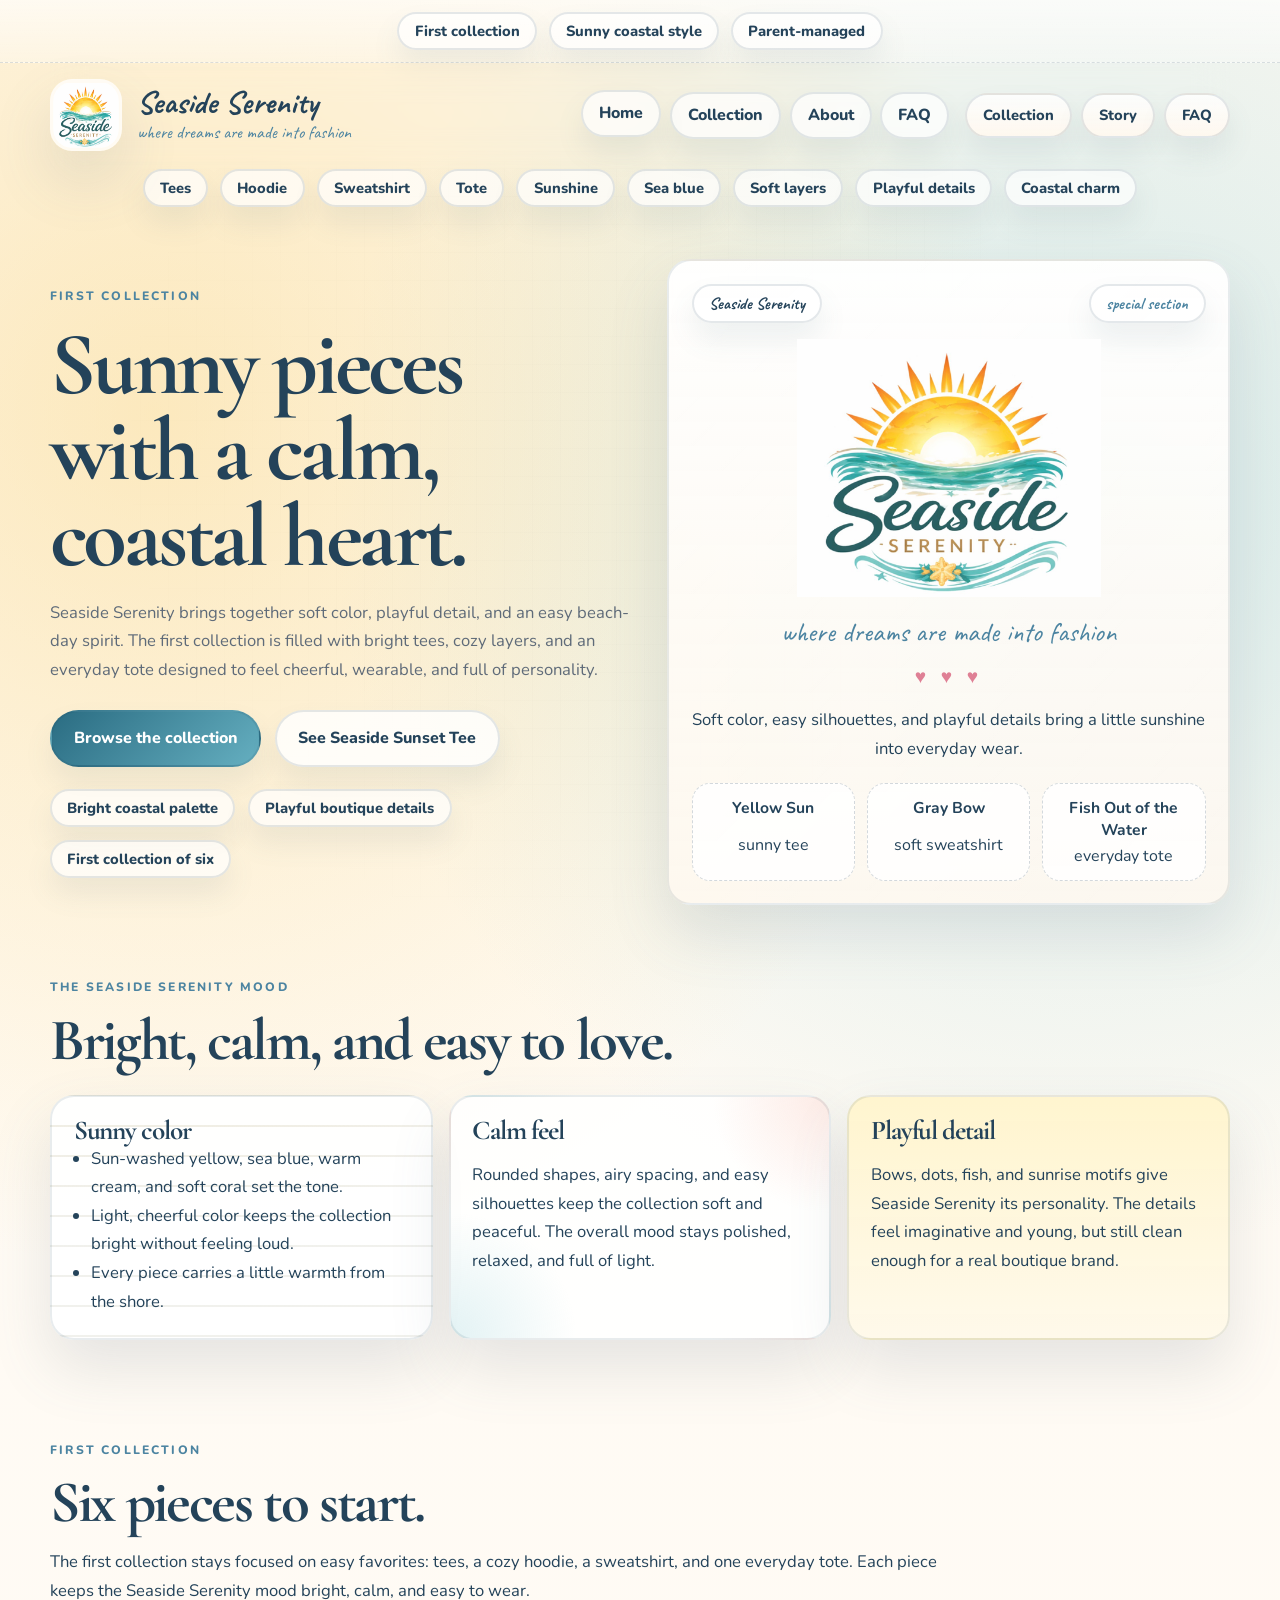
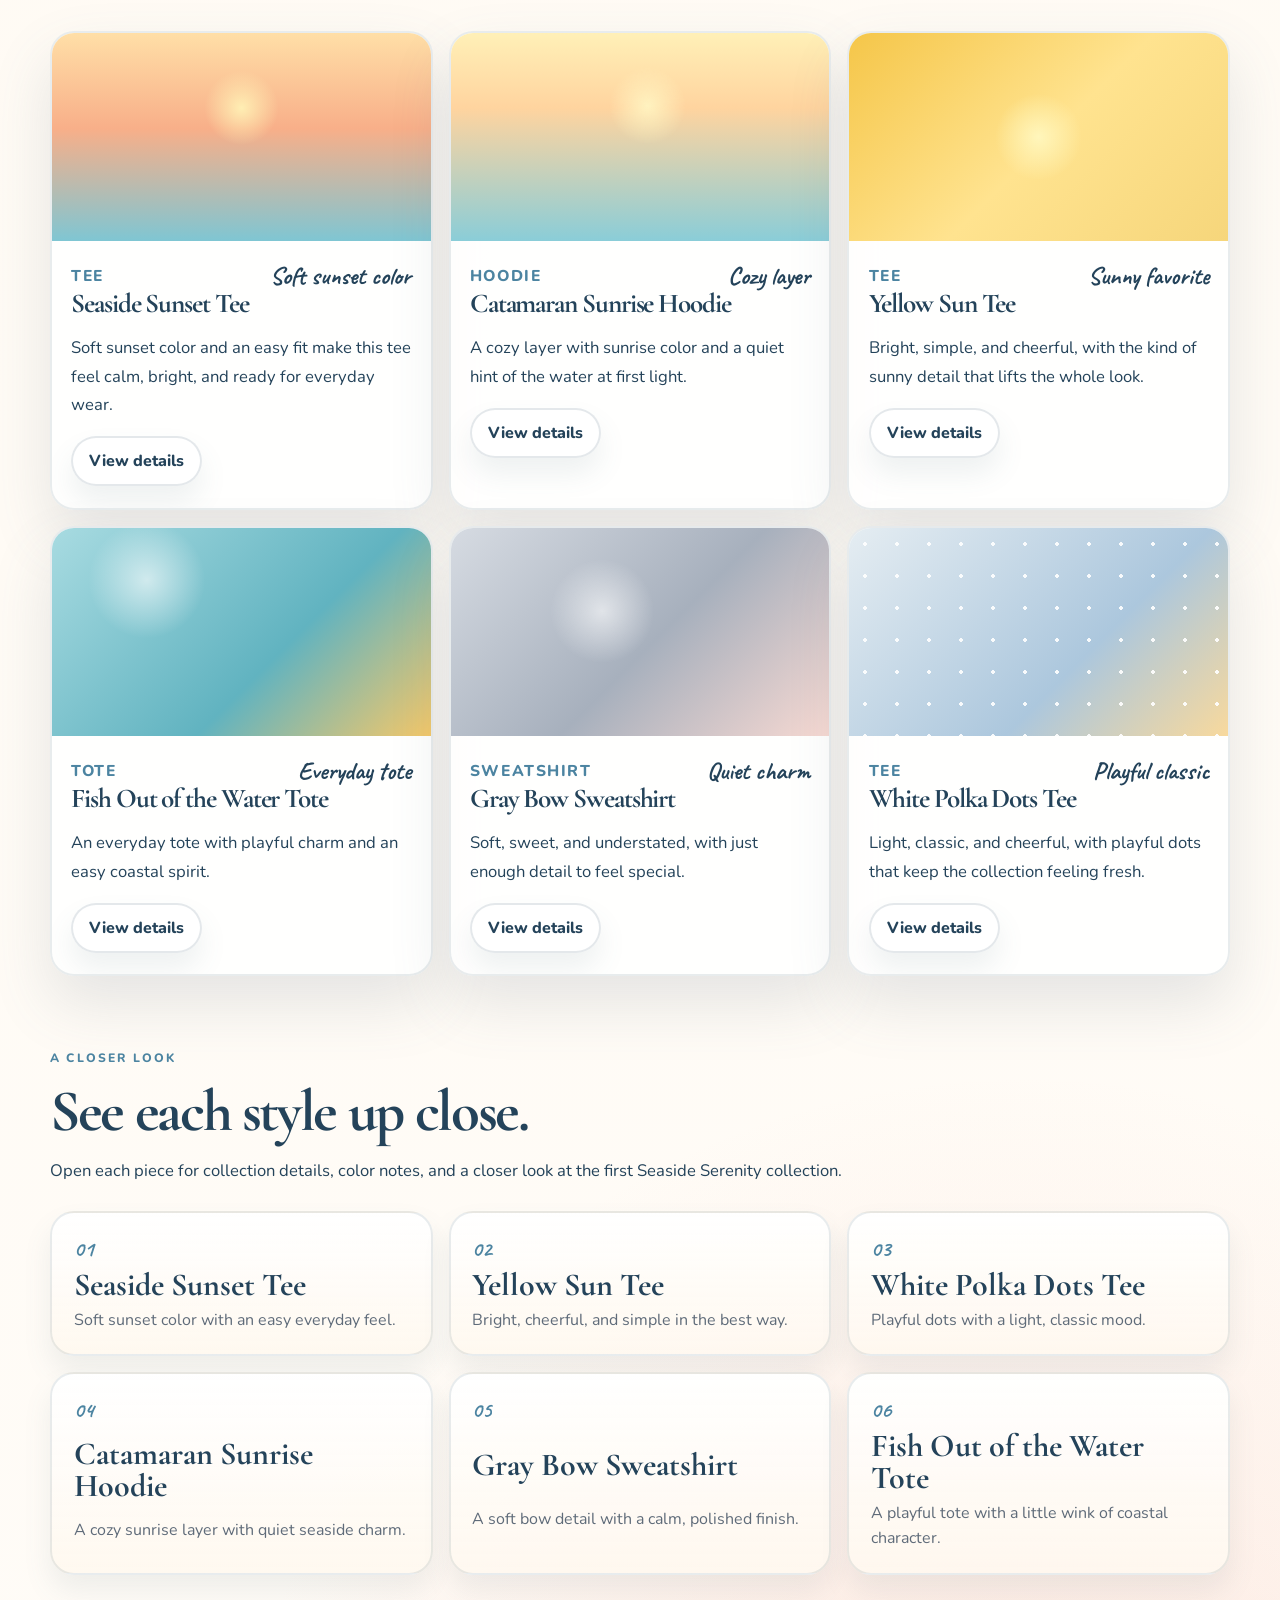
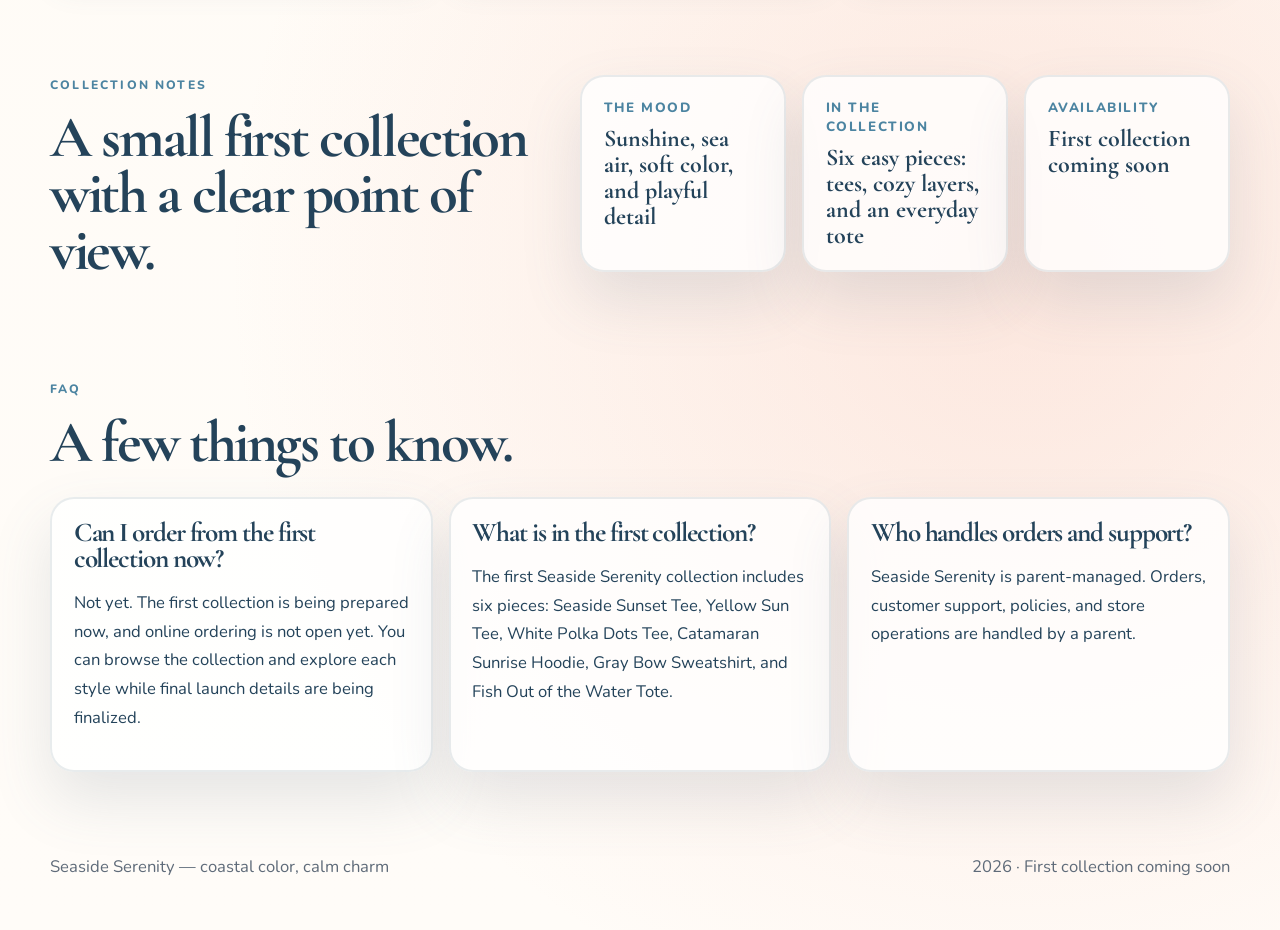
<file: index.html>
<!DOCTYPE html>
<html lang="en">
  <head>
    <meta charset="UTF-8" />
    <meta name="viewport" content="width=device-width, initial-scale=1.0" />
    <link rel="icon" type="image/png" href="assets/logo-provided.png" />
    <title>Seaside Serenity</title>
    <meta
      name="description"
      content="Seaside Serenity is a sunny coastal boutique brand with a calm first collection of bright tees, cozy layers, and an everyday tote."
    />
    <link rel="preconnect" href="https://fonts.googleapis.com" />
    <link rel="preconnect" href="https://fonts.gstatic.com" crossorigin />
    <link
      href="https://fonts.googleapis.com/css2?family=Caveat:wght@500;700&family=Cormorant+Garamond:wght@400;500;600;700&family=Nunito:wght@500;700;800&display=swap"
      rel="stylesheet"
    />
    <link rel="stylesheet" href="styles.css" />
  </head>
  <body>
    <div class="site-shell">
      <div class="announcement-bar">
        <div class="container announcement-inner">
          <span>First collection</span>
          <span>Sunny coastal style</span>
          <span>Parent-managed</span>
        </div>
      </div>

      <header class="topbar container">
        <a class="brand" href="index.html" aria-label="Seaside Serenity home">
          <img src="assets/logo-provided.png" alt="Seaside Serenity logo" />
          <span>
            <strong>Seaside Serenity</strong>
            <em>where dreams are made into fashion</em>
          </span>
        </a>

        <button class="nav-toggle" aria-expanded="false" aria-controls="site-nav">Menu</button>

        <div class="header-actions">
          <nav id="site-nav" class="site-nav" aria-label="Primary">
            <a href="index.html" aria-current="page">Home</a>
            <a href="collection.html">Collection</a>
            <a href="about.html">About</a>
            <a href="#faq">FAQ</a>
          </nav>
          <div class="utility-actions" aria-label="Quick links">
            <a class="utility-pill" href="collection.html">Collection</a>
            <a class="utility-pill" href="about.html">Story</a>
            <a class="utility-pill" href="#faq">FAQ</a>
          </div>
        </div>
      </header>

      <div class="category-ribbon">
        <div class="container ribbon-track" aria-label="Collection categories">
          <span>Tees</span>
          <span>Hoodie</span>
          <span>Sweatshirt</span>
          <span>Tote</span>
          <span>Sunshine</span>
          <span>Sea blue</span>
          <span>Soft layers</span>
          <span>Playful details</span>
          <span>Coastal charm</span>
        </div>
      </div>

      <main>
        <section class="hero container section">
          <div class="hero-copy reveal">
            <p class="eyebrow">First collection</p>
            <h1>Sunny pieces with a calm, coastal heart.</h1>
            <p class="lede">
              Seaside Serenity brings together soft color, playful detail, and an easy beach-day spirit.
              The first collection is filled with bright tees, cozy layers, and an everyday tote designed to feel cheerful, wearable, and full of personality.
            </p>
            <div class="hero-actions">
              <a class="button button-primary" href="collection.html">Browse the collection</a>
              <a class="button button-secondary" href="product.html?product=seaside-sunset-tee">See Seaside Sunset Tee</a>
            </div>
            <div class="hero-notes" aria-label="Brand details">
              <span>Bright coastal palette</span>
              <span>Playful boutique details</span>
              <span>First collection of six</span>
            </div>
          </div>

          <div class="hero-window reveal delay-1">
            <div class="window-card card-shadow">
              <div class="window-topline">
                <span class="window-chip">Seaside Serenity</span>
                <span class="window-chip alt">special section</span>
              </div>

              <div class="window-logo">
                <img src="assets/logo-provided.png" alt="Seaside Serenity sunrise logo" />
              </div>

              <div class="window-copy">
                <p class="scribble">where dreams are made into fashion</p>
                <div class="heart-divider" aria-hidden="true">♥ ♥ ♥</div>
                <p>
                  Soft color, easy silhouettes, and playful details bring a little sunshine into everyday wear.
                </p>
              </div>

              <div class="mini-cards">
                <article>
                  <strong>Yellow Sun</strong>
                  <span>sunny tee</span>
                </article>
                <article>
                  <strong>Gray Bow</strong>
                  <span>soft sweatshirt</span>
                </article>
                <article>
                  <strong>Fish Out of the Water</strong>
                  <span>everyday tote</span>
                </article>
              </div>
            </div>
          </div>
        </section>

        <section class="section container sketch-board reveal">
          <div class="section-heading">
            <p class="eyebrow">The Seaside Serenity mood</p>
            <h2>Bright, calm, and easy to love.</h2>
          </div>

          <div class="board-grid">
            <article class="board-card lined-card">
              <h3>Sunny color</h3>
              <ul class="detail-list">
                <li>Sun-washed yellow, sea blue, warm cream, and soft coral set the tone.</li>
                <li>Light, cheerful color keeps the collection bright without feeling loud.</li>
                <li>Every piece carries a little warmth from the shore.</li>
              </ul>
            </article>

            <article class="board-card wash-card">
              <h3>Calm feel</h3>
              <p>
                Rounded shapes, airy spacing, and easy silhouettes keep the collection soft and peaceful.
                The overall mood stays polished, relaxed, and full of light.
              </p>
            </article>

            <article class="board-card note-card">
              <h3>Playful detail</h3>
              <p>
                Bows, dots, fish, and sunrise motifs give Seaside Serenity its personality.
                The details feel imaginative and young, but still clean enough for a real boutique brand.
              </p>
            </article>
          </div>
        </section>

        <section class="section container product-showcase">
          <div class="section-heading reveal">
            <p class="eyebrow">First collection</p>
            <h2>Six pieces to start.</h2>
            <p>
              The first collection stays focused on easy favorites: tees, a cozy hoodie, a sweatshirt, and one everyday tote.
              Each piece keeps the Seaside Serenity mood bright, calm, and easy to wear.
            </p>
          </div>

          <div class="product-grid">
            <article class="product-card reveal">
              <div class="product-art sunset-art"></div>
              <div class="product-body">
                <div class="product-topline"><span>Tee</span><strong>Soft sunset color</strong></div>
                <h3>Seaside Sunset Tee</h3>
                <p>Soft sunset color and an easy fit make this tee feel calm, bright, and ready for everyday wear.</p>
                <div class="product-actions">
                  <a class="button button-secondary button-small" href="product.html?product=seaside-sunset-tee">View details</a>
                </div>
              </div>
            </article>

            <article class="product-card reveal delay-1">
              <div class="product-art sunrise-art"></div>
              <div class="product-body">
                <div class="product-topline"><span>Hoodie</span><strong>Cozy layer</strong></div>
                <h3>Catamaran Sunrise Hoodie</h3>
                <p>A cozy layer with sunrise color and a quiet hint of the water at first light.</p>
                <div class="product-actions">
                  <a class="button button-secondary button-small" href="product.html?product=catamaran-sunrise-hoodie">View details</a>
                </div>
              </div>
            </article>

            <article class="product-card reveal delay-2">
              <div class="product-art yellow-art"></div>
              <div class="product-body">
                <div class="product-topline"><span>Tee</span><strong>Sunny favorite</strong></div>
                <h3>Yellow Sun Tee</h3>
                <p>Bright, simple, and cheerful, with the kind of sunny detail that lifts the whole look.</p>
                <div class="product-actions">
                  <a class="button button-secondary button-small" href="product.html?product=yellow-sun-tee">View details</a>
                </div>
              </div>
            </article>

            <article class="product-card reveal">
              <div class="product-art fish-art"></div>
              <div class="product-body">
                <div class="product-topline"><span>Tote</span><strong>Everyday tote</strong></div>
                <h3>Fish Out of the Water Tote</h3>
                <p>An everyday tote with playful charm and an easy coastal spirit.</p>
                <div class="product-actions">
                  <a class="button button-secondary button-small" href="product.html?product=fish-out-of-the-water-tote">View details</a>
                </div>
              </div>
            </article>

            <article class="product-card reveal delay-1">
              <div class="product-art bow-art"></div>
              <div class="product-body">
                <div class="product-topline"><span>Sweatshirt</span><strong>Quiet charm</strong></div>
                <h3>Gray Bow Sweatshirt</h3>
                <p>Soft, sweet, and understated, with just enough detail to feel special.</p>
                <div class="product-actions">
                  <a class="button button-secondary button-small" href="product.html?product=gray-bow-sweatshirt">View details</a>
                </div>
              </div>
            </article>

            <article class="product-card reveal delay-2">
              <div class="product-art dot-art"></div>
              <div class="product-body">
                <div class="product-topline"><span>Tee</span><strong>Playful classic</strong></div>
                <h3>White Polka Dots Tee</h3>
                <p>Light, classic, and cheerful, with playful dots that keep the collection feeling fresh.</p>
                <div class="product-actions">
                  <a class="button button-secondary button-small" href="product.html?product=white-polka-dots-tee">View details</a>
                </div>
              </div>
            </article>
          </div>
        </section>

        <section class="section container review-runway reveal">
          <div class="section-heading">
            <p class="eyebrow">A closer look</p>
            <h2>See each style up close.</h2>
            <p>
              Open each piece for collection details, color notes, and a closer look at the first Seaside Serenity collection.
            </p>
          </div>
          <div class="runway-grid">
            <a class="runway-link" href="product.html?product=seaside-sunset-tee">
              <span>01</span>
              <strong>Seaside Sunset Tee</strong>
              <em>Soft sunset color with an easy everyday feel.</em>
            </a>
            <a class="runway-link" href="product.html?product=yellow-sun-tee">
              <span>02</span>
              <strong>Yellow Sun Tee</strong>
              <em>Bright, cheerful, and simple in the best way.</em>
            </a>
            <a class="runway-link" href="product.html?product=white-polka-dots-tee">
              <span>03</span>
              <strong>White Polka Dots Tee</strong>
              <em>Playful dots with a light, classic mood.</em>
            </a>
            <a class="runway-link" href="product.html?product=catamaran-sunrise-hoodie">
              <span>04</span>
              <strong>Catamaran Sunrise Hoodie</strong>
              <em>A cozy sunrise layer with quiet seaside charm.</em>
            </a>
            <a class="runway-link" href="product.html?product=gray-bow-sweatshirt">
              <span>05</span>
              <strong>Gray Bow Sweatshirt</strong>
              <em>A soft bow detail with a calm, polished finish.</em>
            </a>
            <a class="runway-link" href="product.html?product=fish-out-of-the-water-tote">
              <span>06</span>
              <strong>Fish Out of the Water Tote</strong>
              <em>A playful tote with a little wink of coastal character.</em>
            </a>
          </div>
        </section>

        <section class="section container promise-strip reveal">
          <div class="promise-intro">
            <p class="eyebrow">Collection notes</p>
            <h2>A small first collection with a clear point of view.</h2>
          </div>
          <div class="promise-panels">
            <div class="strip-panel">
              <span>The mood</span>
              <strong>Sunshine, sea air, soft color, and playful detail</strong>
            </div>
            <div class="strip-panel">
              <span>In the collection</span>
              <strong>Six easy pieces: tees, cozy layers, and an everyday tote</strong>
            </div>
            <div class="strip-panel">
              <span>Availability</span>
              <strong>First collection coming soon</strong>
            </div>
          </div>
        </section>

        <section class="section container faq-shell" id="faq">
          <div class="section-heading reveal">
            <p class="eyebrow">FAQ</p>
            <h2>A few things to know.</h2>
          </div>
          <div class="faq-grid">
            <article class="faq-card reveal">
              <h3>Can I order from the first collection now?</h3>
              <p>
                Not yet. The first collection is being prepared now, and online ordering is not open yet.
                You can browse the collection and explore each style while final launch details are being finalized.
              </p>
            </article>
            <article class="faq-card reveal delay-1">
              <h3>What is in the first collection?</h3>
              <p>
                The first Seaside Serenity collection includes six pieces:
                Seaside Sunset Tee, Yellow Sun Tee, White Polka Dots Tee, Catamaran Sunrise Hoodie, Gray Bow Sweatshirt, and Fish Out of the Water Tote.
              </p>
            </article>
            <article class="faq-card reveal delay-2">
              <h3>Who handles orders and support?</h3>
              <p>
                Seaside Serenity is parent-managed.
                Orders, customer support, policies, and store operations are handled by a parent.
              </p>
            </article>
          </div>
        </section>
      </main>

      <footer class="footer container">
        <p>Seaside Serenity — coastal color, calm charm</p>
        <p><span id="year"></span> · First collection coming soon</p>
      </footer>
    </div>
    <script src="script.js"></script>
  </body>
</html>
</file>
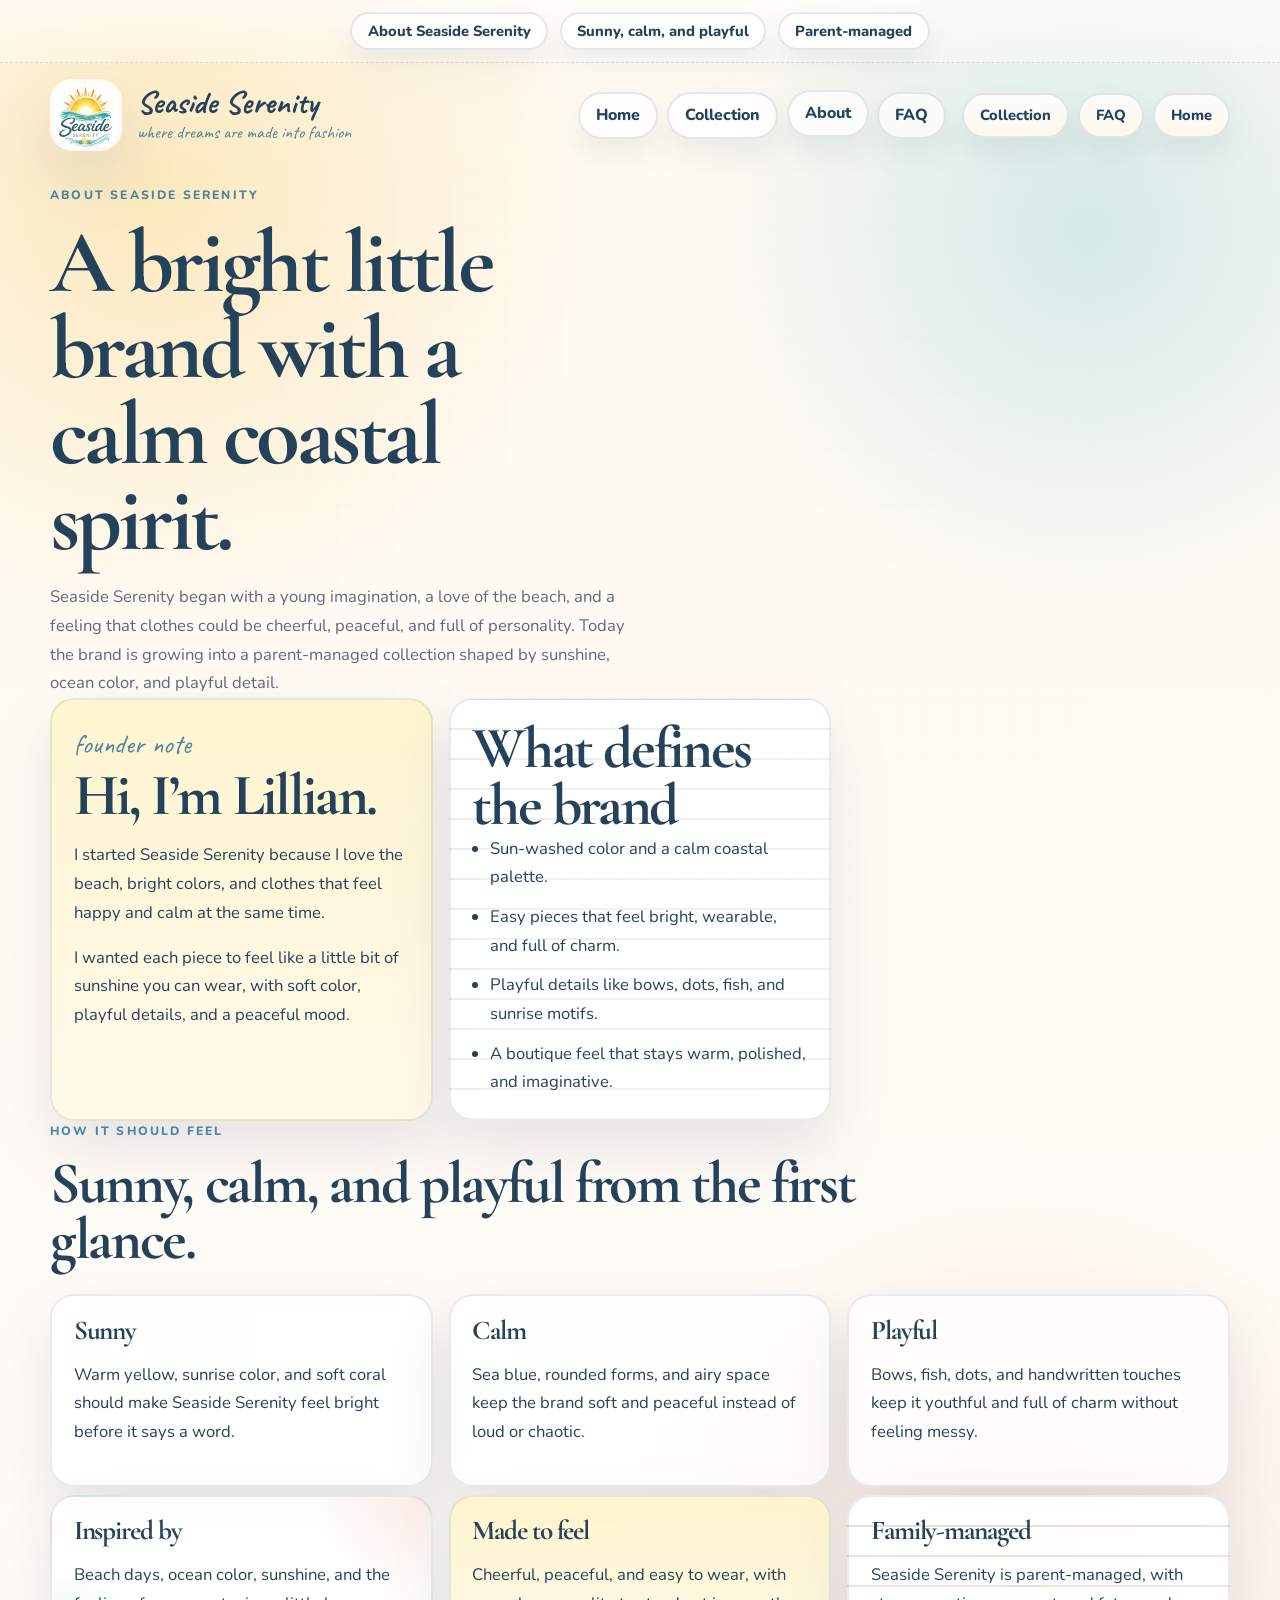
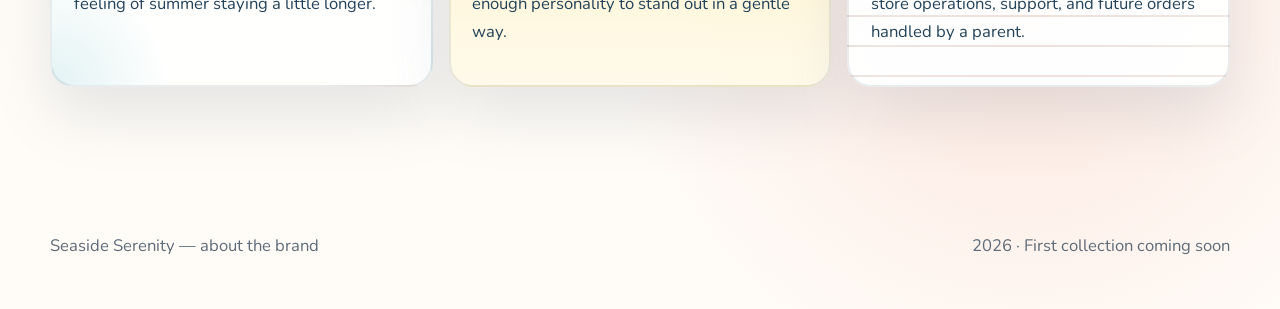
<file: about.html>
<!DOCTYPE html>
<html lang="en">
  <head>
    <meta charset="UTF-8" />
    <meta name="viewport" content="width=device-width, initial-scale=1.0" />
    <link rel="icon" type="image/png" href="assets/logo-provided.png" />
    <title>About — Seaside Serenity</title>
    <meta
      name="description"
      content="Learn the story behind Seaside Serenity, a sunny coastal brand shaped by imagination, color, and a calm boutique point of view."
    />
    <link rel="preconnect" href="https://fonts.googleapis.com" />
    <link rel="preconnect" href="https://fonts.gstatic.com" crossorigin />
    <link
      href="https://fonts.googleapis.com/css2?family=Caveat:wght@500;700&family=Cormorant+Garamond:wght@400;500;600;700&family=Nunito:wght@500;700;800&display=swap"
      rel="stylesheet"
    />
    <link rel="stylesheet" href="styles.css" />
  </head>
  <body>
    <div class="site-shell">
      <div class="announcement-bar">
        <div class="container announcement-inner">
          <span>About Seaside Serenity</span>
          <span>Sunny, calm, and playful</span>
          <span>Parent-managed</span>
        </div>
      </div>

      <header class="topbar container">
        <a class="brand" href="index.html" aria-label="Seaside Serenity home">
          <img src="assets/logo-provided.png" alt="Seaside Serenity logo" />
          <span>
            <strong>Seaside Serenity</strong>
            <em>where dreams are made into fashion</em>
          </span>
        </a>

        <button class="nav-toggle" aria-expanded="false" aria-controls="site-nav">Menu</button>

        <div class="header-actions">
          <nav id="site-nav" class="site-nav" aria-label="Primary">
            <a href="index.html">Home</a>
            <a href="collection.html">Collection</a>
            <a href="about.html" aria-current="page">About</a>
            <a href="index.html#faq">FAQ</a>
          </nav>
          <div class="utility-actions">
            <a class="utility-pill" href="collection.html">Collection</a>
            <a class="utility-pill" href="index.html#faq">FAQ</a>
            <a class="utility-pill" href="index.html">Home</a>
          </div>
        </div>
      </header>

      <main class="container section about-layout">
        <section class="about-hero reveal">
          <p class="eyebrow">About Seaside Serenity</p>
          <h1>A bright little brand with a calm coastal spirit.</h1>
          <p class="lede">
            Seaside Serenity began with a young imagination, a love of the beach, and a feeling that clothes could be cheerful, peaceful, and full of personality.
            Today the brand is growing into a parent-managed collection shaped by sunshine, ocean color, and playful detail.
          </p>
        </section>

        <section class="about-grid">
          <article class="about-card note-card reveal">
            <p class="scribble">founder note</p>
            <h2>Hi, I’m Lillian.</h2>
            <p>
              I started Seaside Serenity because I love the beach, bright colors, and clothes that feel happy and calm at the same time.
            </p>
            <p>
              I wanted each piece to feel like a little bit of sunshine you can wear, with soft color, playful details, and a peaceful mood.
            </p>
          </article>

          <article class="about-card lined-card reveal delay-1">
            <h2>What defines the brand</h2>
            <ul class="detail-list stacked">
              <li>Sun-washed color and a calm coastal palette.</li>
              <li>Easy pieces that feel bright, wearable, and full of charm.</li>
              <li>Playful details like bows, dots, fish, and sunrise motifs.</li>
              <li>A boutique feel that stays warm, polished, and imaginative.</li>
            </ul>
          </article>
        </section>

        <section class="principles reveal">
          <div class="section-heading left">
            <p class="eyebrow">How it should feel</p>
            <h2>Sunny, calm, and playful from the first glance.</h2>
          </div>
          <div class="principle-grid">
            <article class="principle-card">
              <h3>Sunny</h3>
              <p>Warm yellow, sunrise color, and soft coral should make Seaside Serenity feel bright before it says a word.</p>
            </article>
            <article class="principle-card">
              <h3>Calm</h3>
              <p>Sea blue, rounded forms, and airy space keep the brand soft and peaceful instead of loud or chaotic.</p>
            </article>
            <article class="principle-card">
              <h3>Playful</h3>
              <p>Bows, fish, dots, and handwritten touches keep it youthful and full of charm without feeling messy.</p>
            </article>
          </div>
        </section>

        <section class="section sketch-board reveal">
          <div class="board-grid">
            <article class="board-card wash-card">
              <h3>Inspired by</h3>
              <p>Beach days, ocean color, sunshine, and the feeling of summer staying a little longer.</p>
            </article>
            <article class="board-card note-card">
              <h3>Made to feel</h3>
              <p>Cheerful, peaceful, and easy to wear, with enough personality to stand out in a gentle way.</p>
            </article>
            <article class="board-card lined-card">
              <h3>Family-managed</h3>
              <p>Seaside Serenity is parent-managed, with store operations, support, and future orders handled by a parent.</p>
            </article>
          </div>
        </section>
      </main>

      <footer class="footer container">
        <p>Seaside Serenity — about the brand</p>
        <p><span id="year"></span> · First collection coming soon</p>
      </footer>
    </div>
    <script src="script.js"></script>
  </body>
</html>
</file>
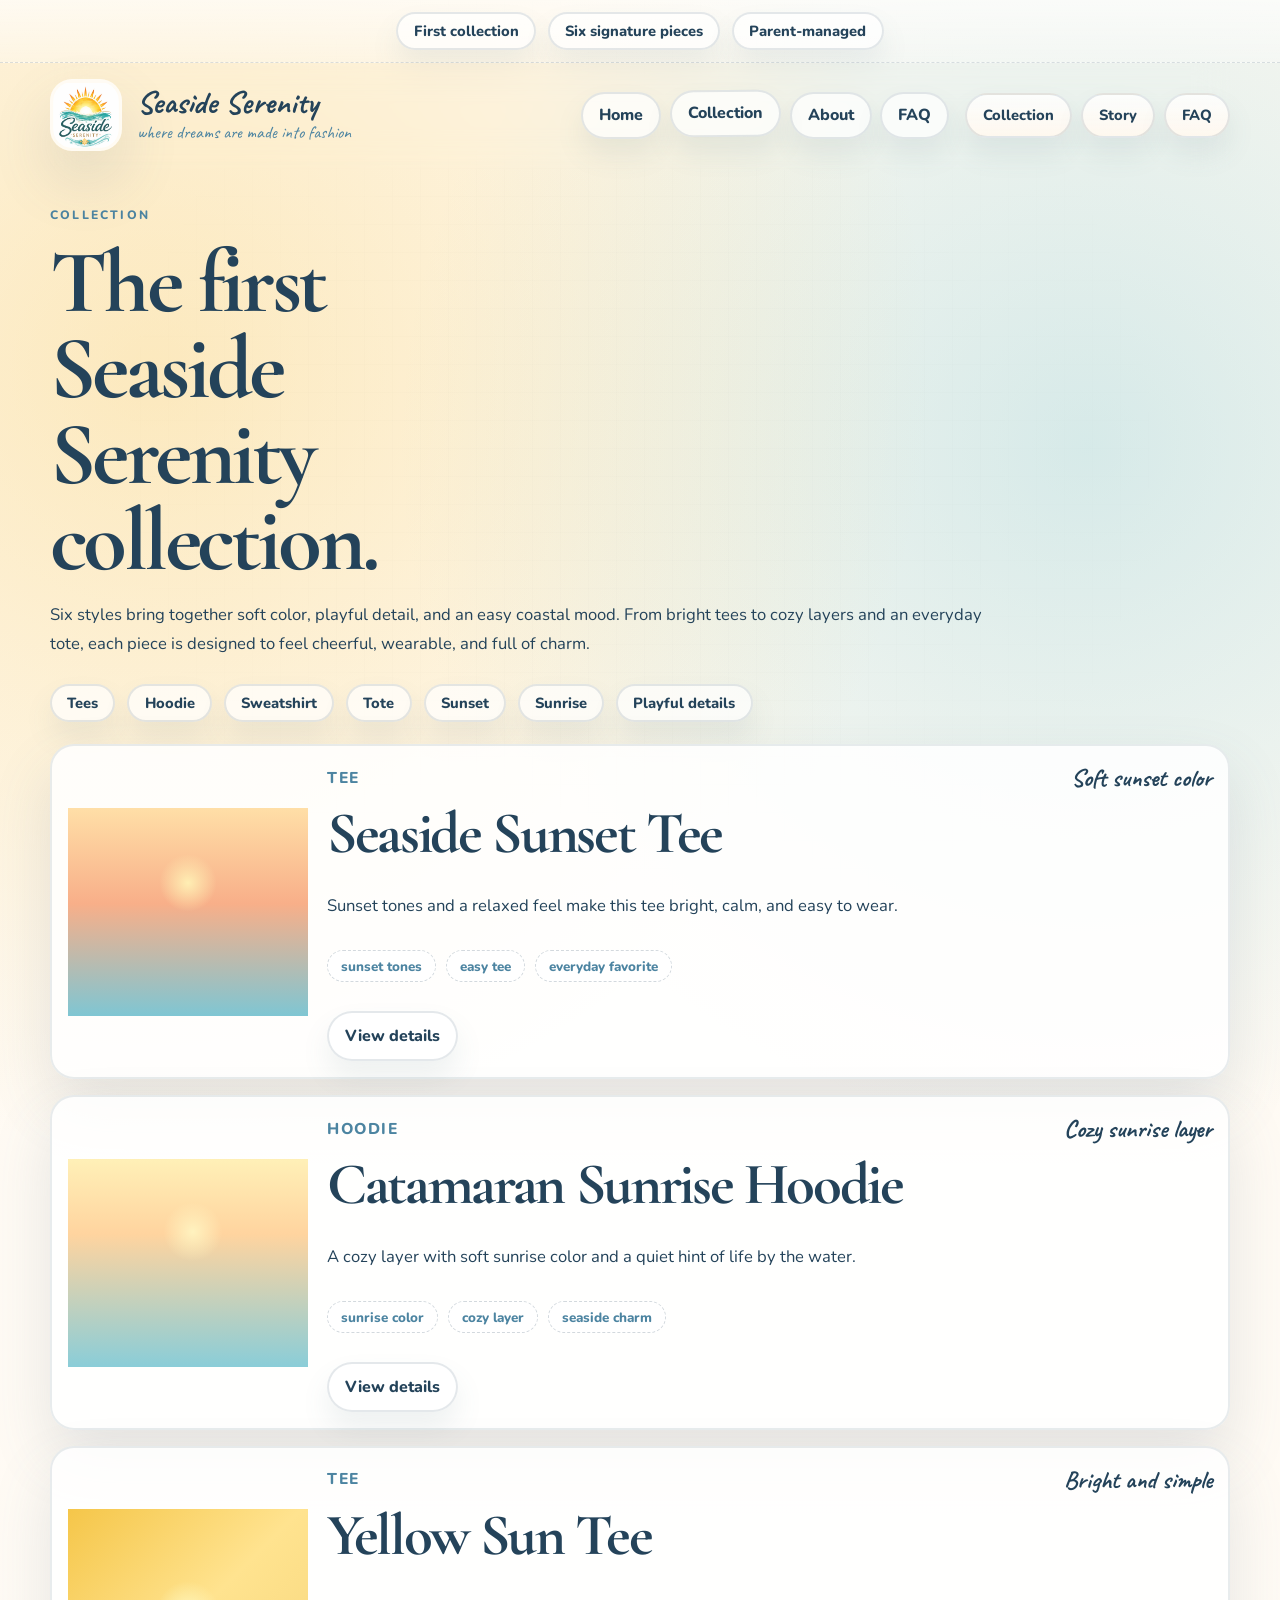
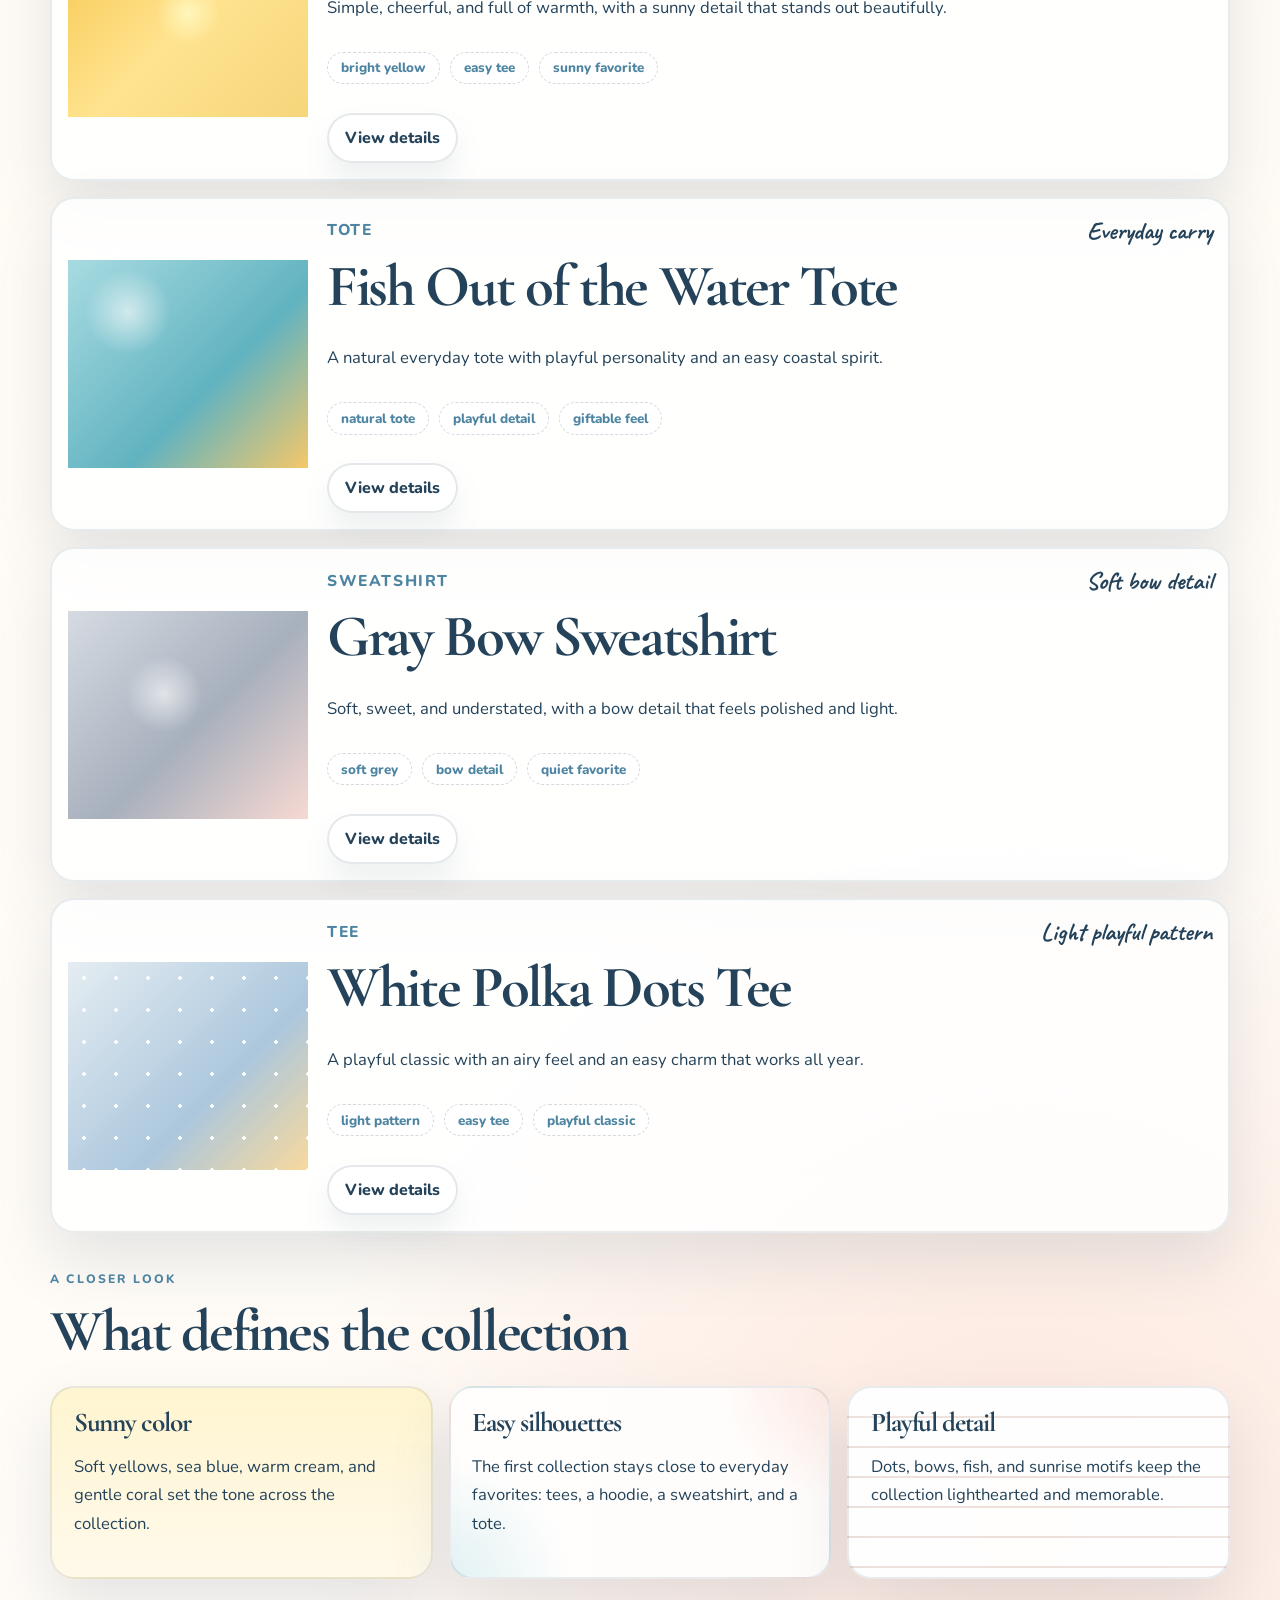
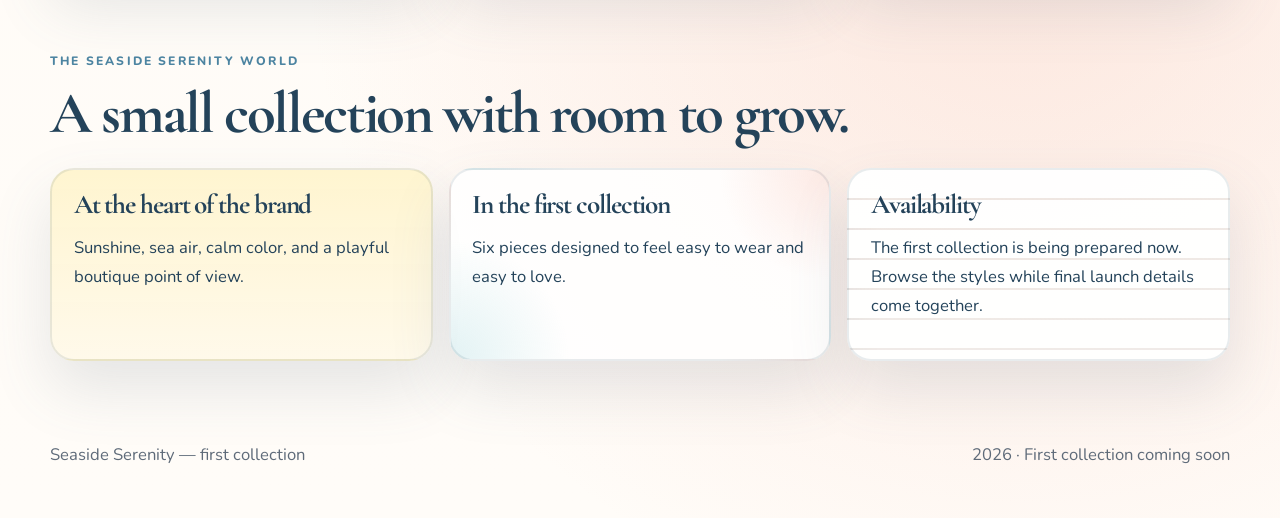
<file: collection.html>
<!DOCTYPE html>
<html lang="en">
  <head>
    <meta charset="UTF-8" />
    <meta name="viewport" content="width=device-width, initial-scale=1.0" />
    <link rel="icon" type="image/png" href="assets/logo-provided.png" />
    <title>Collection — Seaside Serenity</title>
    <meta
      name="description"
      content="Browse the first Seaside Serenity collection: sunny tees, cozy layers, and an everyday tote with a calm coastal feel."
    />
    <link rel="preconnect" href="https://fonts.googleapis.com" />
    <link rel="preconnect" href="https://fonts.gstatic.com" crossorigin />
    <link
      href="https://fonts.googleapis.com/css2?family=Caveat:wght@500;700&family=Cormorant+Garamond:wght@400;500;600;700&family=Nunito:wght@500;700;800&display=swap"
      rel="stylesheet"
    />
    <link rel="stylesheet" href="styles.css" />
  </head>
  <body>
    <div class="site-shell">
      <div class="announcement-bar">
        <div class="container announcement-inner">
          <span>First collection</span>
          <span>Six signature pieces</span>
          <span>Parent-managed</span>
        </div>
      </div>

      <header class="topbar container">
        <a class="brand" href="index.html" aria-label="Seaside Serenity home">
          <img src="assets/logo-provided.png" alt="Seaside Serenity logo" />
          <span>
            <strong>Seaside Serenity</strong>
            <em>where dreams are made into fashion</em>
          </span>
        </a>

        <button class="nav-toggle" aria-expanded="false" aria-controls="site-nav">Menu</button>

        <div class="header-actions">
          <nav id="site-nav" class="site-nav" aria-label="Primary">
            <a href="index.html">Home</a>
            <a href="collection.html" aria-current="page">Collection</a>
            <a href="about.html">About</a>
            <a href="index.html#faq">FAQ</a>
          </nav>
          <div class="utility-actions">
            <a class="utility-pill" href="#top">Collection</a>
            <a class="utility-pill" href="about.html">Story</a>
            <a class="utility-pill" href="index.html#faq">FAQ</a>
          </div>
        </div>
      </header>

      <main id="top" class="container section">
        <section class="section-heading reveal collection-header">
          <p class="eyebrow">Collection</p>
          <h1>The first Seaside Serenity collection.</h1>
          <p>
            Six styles bring together soft color, playful detail, and an easy coastal mood.
            From bright tees to cozy layers and an everyday tote, each piece is designed to feel cheerful, wearable, and full of charm.
          </p>
        </section>

        <section class="catalog-chrome reveal">
          <span>Tees</span>
          <span>Hoodie</span>
          <span>Sweatshirt</span>
          <span>Tote</span>
          <span>Sunset</span>
          <span>Sunrise</span>
          <span id="special">Playful details</span>
        </section>

        <section class="detail-grid">
          <article class="detail-card reveal">
            <div class="detail-visual sunset-art"></div>
            <div class="detail-copy">
              <div class="product-topline"><span>Tee</span><strong>Soft sunset color</strong></div>
              <h2>Seaside Sunset Tee</h2>
              <p>
                Sunset tones and a relaxed feel make this tee bright, calm, and easy to wear.
              </p>
              <div class="detail-tags">
                <span>sunset tones</span>
                <span>easy tee</span>
                <span>everyday favorite</span>
              </div>
              <div class="product-actions">
                <a class="button button-secondary button-small" href="product.html?product=seaside-sunset-tee">View details</a>
              </div>
            </div>
          </article>

          <article class="detail-card reveal delay-1">
            <div class="detail-visual sunrise-art"></div>
            <div class="detail-copy">
              <div class="product-topline"><span>Hoodie</span><strong>Cozy sunrise layer</strong></div>
              <h2>Catamaran Sunrise Hoodie</h2>
              <p>
                A cozy layer with soft sunrise color and a quiet hint of life by the water.
              </p>
              <div class="detail-tags">
                <span>sunrise color</span>
                <span>cozy layer</span>
                <span>seaside charm</span>
              </div>
              <div class="product-actions">
                <a class="button button-secondary button-small" href="product.html?product=catamaran-sunrise-hoodie">View details</a>
              </div>
            </div>
          </article>

          <article class="detail-card reveal delay-2">
            <div class="detail-visual yellow-art"></div>
            <div class="detail-copy">
              <div class="product-topline"><span>Tee</span><strong>Bright and simple</strong></div>
              <h2>Yellow Sun Tee</h2>
              <p>
                Simple, cheerful, and full of warmth, with a sunny detail that stands out beautifully.
              </p>
              <div class="detail-tags">
                <span>bright yellow</span>
                <span>easy tee</span>
                <span>sunny favorite</span>
              </div>
              <div class="product-actions">
                <a class="button button-secondary button-small" href="product.html?product=yellow-sun-tee">View details</a>
              </div>
            </div>
          </article>

          <article class="detail-card reveal">
            <div class="detail-visual fish-art"></div>
            <div class="detail-copy">
              <div class="product-topline"><span>Tote</span><strong>Everyday carry</strong></div>
              <h2>Fish Out of the Water Tote</h2>
              <p>
                A natural everyday tote with playful personality and an easy coastal spirit.
              </p>
              <div class="detail-tags">
                <span>natural tote</span>
                <span>playful detail</span>
                <span>giftable feel</span>
              </div>
              <div class="product-actions">
                <a class="button button-secondary button-small" href="product.html?product=fish-out-of-the-water-tote">View details</a>
              </div>
            </div>
          </article>

          <article class="detail-card reveal delay-1">
            <div class="detail-visual bow-art"></div>
            <div class="detail-copy">
              <div class="product-topline"><span>Sweatshirt</span><strong>Soft bow detail</strong></div>
              <h2>Gray Bow Sweatshirt</h2>
              <p>
                Soft, sweet, and understated, with a bow detail that feels polished and light.
              </p>
              <div class="detail-tags">
                <span>soft grey</span>
                <span>bow detail</span>
                <span>quiet favorite</span>
              </div>
              <div class="product-actions">
                <a class="button button-secondary button-small" href="product.html?product=gray-bow-sweatshirt">View details</a>
              </div>
            </div>
          </article>

          <article class="detail-card reveal delay-2">
            <div class="detail-visual dot-art"></div>
            <div class="detail-copy">
              <div class="product-topline"><span>Tee</span><strong>Light playful pattern</strong></div>
              <h2>White Polka Dots Tee</h2>
              <p>
                A playful classic with an airy feel and an easy charm that works all year.
              </p>
              <div class="detail-tags">
                <span>light pattern</span>
                <span>easy tee</span>
                <span>playful classic</span>
              </div>
              <div class="product-actions">
                <a class="button button-secondary button-small" href="product.html?product=white-polka-dots-tee">View details</a>
              </div>
            </div>
          </article>
        </section>

        <section class="section review-checklist reveal">
          <div class="section-heading left">
            <p class="eyebrow">A closer look</p>
            <h2>What defines the collection</h2>
          </div>
          <div class="question-grid">
            <article class="board-card note-card">
              <h3>Sunny color</h3>
              <p>Soft yellows, sea blue, warm cream, and gentle coral set the tone across the collection.</p>
            </article>
            <article class="board-card wash-card">
              <h3>Easy silhouettes</h3>
              <p>The first collection stays close to everyday favorites: tees, a hoodie, a sweatshirt, and a tote.</p>
            </article>
            <article class="board-card lined-card">
              <h3>Playful detail</h3>
              <p>Dots, bows, fish, and sunrise motifs keep the collection lighthearted and memorable.</p>
            </article>
          </div>
        </section>

        <section class="special-section reveal">
          <div class="section-heading left">
            <p class="eyebrow">The Seaside Serenity world</p>
            <h2>A small collection with room to grow.</h2>
          </div>
          <div class="board-grid">
            <article class="board-card note-card">
              <h3>At the heart of the brand</h3>
              <p>Sunshine, sea air, calm color, and a playful boutique point of view.</p>
            </article>
            <article class="board-card wash-card">
              <h3>In the first collection</h3>
              <p>Six pieces designed to feel easy to wear and easy to love.</p>
            </article>
            <article class="board-card lined-card">
              <h3>Availability</h3>
              <p>The first collection is being prepared now. Browse the styles while final launch details come together.</p>
            </article>
          </div>
        </section>
      </main>

      <footer class="footer container">
        <p>Seaside Serenity — first collection</p>
        <p><span id="year"></span> · First collection coming soon</p>
      </footer>
    </div>
    <script src="script.js"></script>
  </body>
</html>
</file>
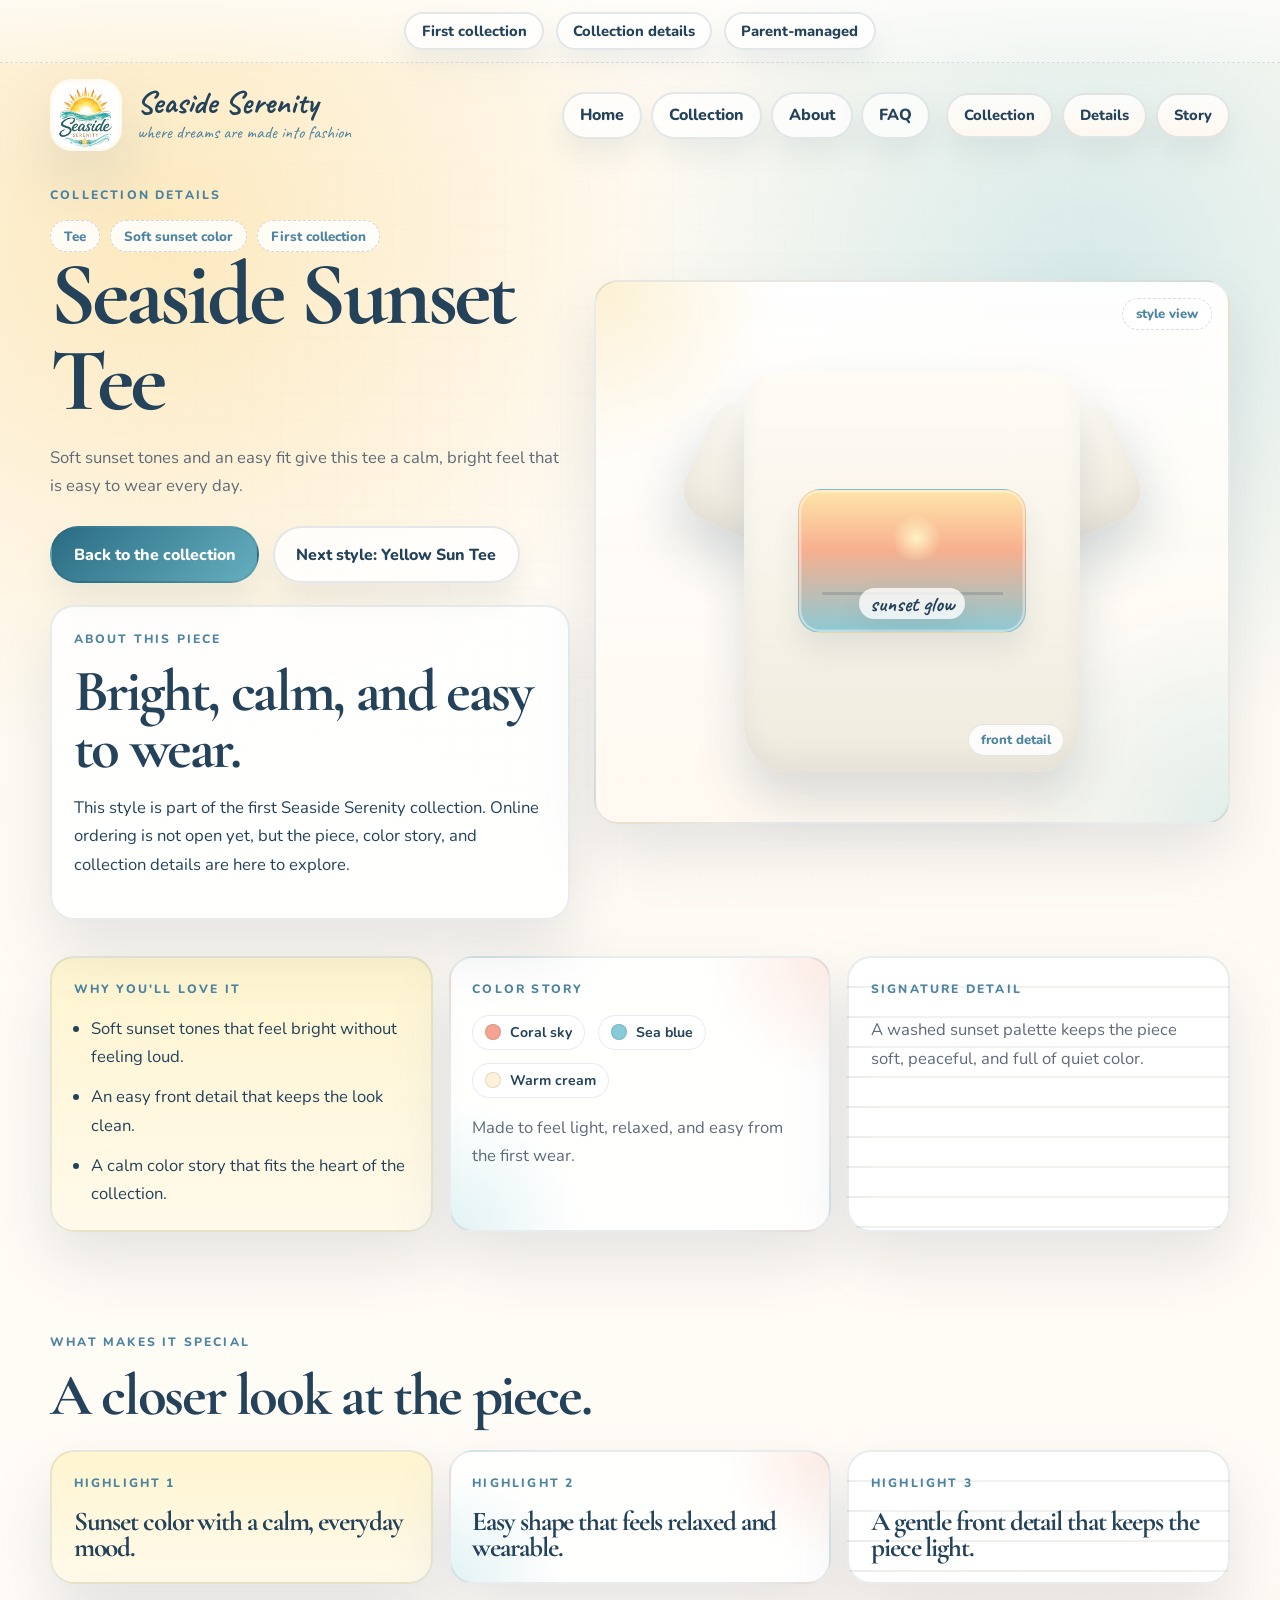
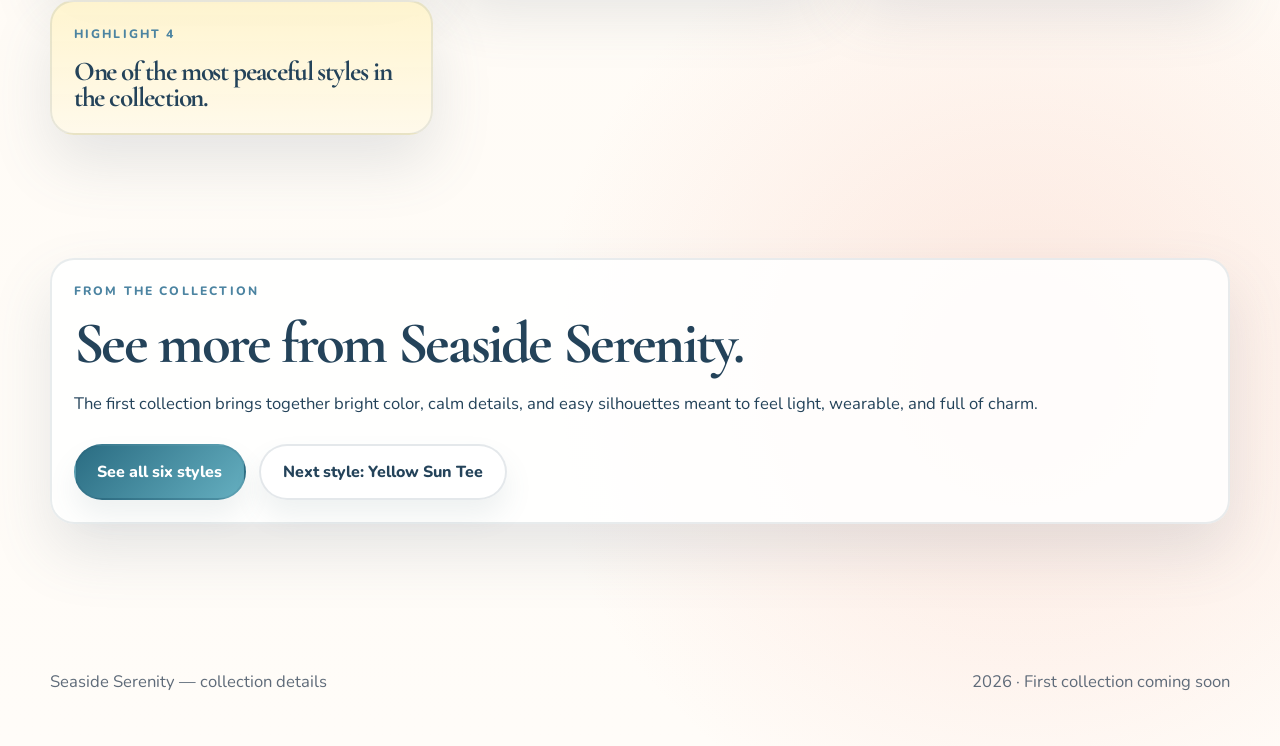
<file: product.html>
<!DOCTYPE html>
<html lang="en">
  <head>
    <meta charset="UTF-8" />
    <meta name="viewport" content="width=device-width, initial-scale=1.0" />
    <link rel="icon" type="image/png" href="assets/logo-provided.png" />
    <title>Collection Details — Seaside Serenity</title>
    <meta
      name="description"
      content="Collection details for the first Seaside Serenity collection, with sunny coastal style and a calm boutique feel."
    />
    <link rel="preconnect" href="https://fonts.googleapis.com" />
    <link rel="preconnect" href="https://fonts.gstatic.com" crossorigin />
    <link
      href="https://fonts.googleapis.com/css2?family=Caveat:wght@500;700&family=Cormorant+Garamond:wght@400;500;600;700&family=Nunito:wght@500;700;800&display=swap"
      rel="stylesheet"
    />
    <link rel="stylesheet" href="styles.css" />
  </head>
  <body data-product-page="true">
    <div class="site-shell">
      <div class="announcement-bar">
        <div class="container announcement-inner">
          <span>First collection</span>
          <span>Collection details</span>
          <span>Parent-managed</span>
        </div>
      </div>

      <header class="topbar container">
        <a class="brand" href="index.html" aria-label="Seaside Serenity home">
          <img src="assets/logo-provided.png" alt="Seaside Serenity logo" />
          <span>
            <strong>Seaside Serenity</strong>
            <em>where dreams are made into fashion</em>
          </span>
        </a>

        <button class="nav-toggle" aria-expanded="false" aria-controls="site-nav">Menu</button>

        <div class="header-actions">
          <nav id="site-nav" class="site-nav" aria-label="Primary">
            <a href="index.html">Home</a>
            <a href="collection.html">Collection</a>
            <a href="about.html">About</a>
            <a href="index.html#faq">FAQ</a>
          </nav>
          <div class="utility-actions">
            <a class="utility-pill" href="collection.html">Collection</a>
            <a class="utility-pill" href="#details">Details</a>
            <a class="utility-pill" href="about.html">Story</a>
          </div>
        </div>
      </header>

      <main class="container section preview-page">
        <section class="preview-hero reveal">
          <div class="preview-copy">
            <p class="eyebrow">Collection details</p>
            <div id="product-pills" class="preview-pill-row" aria-label="Collection details"></div>
            <h1 id="product-name">Seaside Sunset Tee</h1>
            <p id="product-lede" class="lede">
              Soft sunset tones and an easy fit give this tee a calm, bright feel that is easy to wear every day.
            </p>
            <div class="hero-actions">
              <a class="button button-primary" href="collection.html">Back to the collection</a>
              <a id="next-preview-link" class="button button-secondary" href="product.html?product=yellow-sun-tee">Next style</a>
            </div>
            <article class="preview-note-card">
              <p class="eyebrow">About this piece</p>
              <h2>Bright, calm, and easy to wear.</h2>
              <p>
                This style is part of the first Seaside Serenity collection.
                Online ordering is not open yet, but the piece, color story, and collection details are here to explore.
              </p>
            </article>
          </div>

          <div class="preview-stage reveal delay-1">
            <span class="stage-pill">style view</span>
            <div id="garment" class="garment garment-tee shell-foam">
              <div class="garment-hood"></div>
              <div class="garment-pocket"></div>
              <div class="garment-handles"></div>
              <div id="design-mark" class="design-mark design-sunset">
                <span id="design-label" class="design-label">sunset glow</span>
              </div>
              <span id="garment-tag" class="garment-tag">front detail</span>
            </div>
          </div>
        </section>

        <section class="section preview-info" id="details">
          <div class="preview-info-grid">
            <article class="board-card note-card">
              <p class="eyebrow">Why you'll love it</p>
              <ul id="review-focus" class="detail-list stacked"></ul>
            </article>

            <article class="board-card wash-card">
              <p class="eyebrow">Color story</p>
              <div id="color-story" class="swatch-list"></div>
              <p id="blank-note" class="preview-support-copy"></p>
            </article>

            <article class="board-card lined-card">
              <p class="eyebrow">Signature detail</p>
              <p id="later-note" class="preview-support-copy"></p>
            </article>
          </div>
        </section>

        <section class="section review-checklist" id="review-together">
          <div class="section-heading reveal">
            <p class="eyebrow">What makes it special</p>
            <h2>A closer look at the piece.</h2>
          </div>
          <div id="question-grid" class="question-grid"></div>
        </section>

        <section class="section preview-navigation reveal">
          <div class="preview-navigation-card">
            <p class="eyebrow">From the collection</p>
            <h2>See more from Seaside Serenity.</h2>
            <p>
              The first collection brings together bright color, calm details, and easy silhouettes meant to feel light, wearable, and full of charm.
            </p>
            <div class="hero-actions">
              <a class="button button-primary" href="collection.html">See all six styles</a>
              <a id="next-preview-link-bottom" class="button button-secondary" href="product.html?product=yellow-sun-tee">Next style</a>
            </div>
          </div>
        </section>
      </main>

      <footer class="footer container">
        <p>Seaside Serenity — collection details</p>
        <p><span id="year"></span> · First collection coming soon</p>
      </footer>
    </div>
    <script src="script.js"></script>
  </body>
</html>
</file>
<file: styles.css>
:root {
  --bg: #fff8ef;
  --bg-alt: #fff0da;
  --ink: #24435a;
  --muted: #5f6b79;
  --sun: #f6c757;
  --sand: #efd3ac;
  --sea: #88cad5;
  --sea-deep: #4c84a1;
  --coral: #f4a48e;
  --foam: #fcfbf8;
  --lavender: #d8c8f1;
  --line: rgba(36, 67, 90, 0.14);
  --panel: rgba(255, 255, 255, 0.78);
  --panel-strong: rgba(255, 255, 255, 0.92);
  --shadow: 0 28px 60px rgba(91, 114, 130, 0.16);
  --shadow-soft: 0 16px 28px rgba(91, 114, 130, 0.1);
  --radius-xl: 34px;
  --radius-lg: 24px;
  --radius-md: 18px;
  --radius-sm: 14px;
  --max-width: 1180px;
}

* {
  box-sizing: border-box;
}

html {
  scroll-behavior: smooth;
}

body {
  margin: 0;
  min-height: 100vh;
  font-family: "Nunito", sans-serif;
  color: var(--ink);
  background:
    radial-gradient(circle at 12% 10%, rgba(246, 199, 87, 0.34), transparent 22%),
    radial-gradient(circle at 85% 12%, rgba(136, 202, 213, 0.34), transparent 20%),
    radial-gradient(circle at 80% 84%, rgba(244, 164, 142, 0.24), transparent 22%),
    linear-gradient(180deg, #fffaf2 0%, #fffcf8 100%);
}

body::before {
  content: "";
  position: fixed;
  inset: 0;
  pointer-events: none;
  opacity: 0.22;
  background-image:
    linear-gradient(rgba(36, 67, 90, 0.05) 1px, transparent 1px),
    linear-gradient(90deg, rgba(36, 67, 90, 0.05) 1px, transparent 1px);
  background-size: 28px 28px;
  mask-image: radial-gradient(circle at center, black 26%, transparent 86%);
}

img {
  max-width: 100%;
  display: block;
}

.container {
  width: min(calc(100% - 2rem), var(--max-width));
  margin: 0 auto;
}

.section {
  padding: 2.25rem 0 4rem;
}

.announcement-bar {
  border-bottom: 1px dashed rgba(36, 67, 90, 0.16);
  background: linear-gradient(180deg, rgba(255,255,255,0.65), rgba(255,255,255,0.32));
}

.announcement-inner,
.ribbon-track,
.catalog-chrome {
  display: flex;
  flex-wrap: wrap;
  gap: 0.75rem;
}

.announcement-inner {
  justify-content: center;
  padding: 0.75rem 0;
}

.announcement-inner span,
.ribbon-track span,
.catalog-chrome span,
.hero-notes span,
.utility-pill,
.window-chip {
  display: inline-flex;
  align-items: center;
  justify-content: center;
  min-height: 2.3rem;
  padding: 0.45rem 0.95rem;
  border-radius: 999px;
  border: 2px solid rgba(36, 67, 90, 0.12);
  background: rgba(255, 255, 255, 0.7);
  box-shadow: var(--shadow-soft);
}

.announcement-inner span,
.ribbon-track span,
.catalog-chrome span,
.hero-notes span,
.utility-pill {
  font-size: 0.92rem;
  font-weight: 800;
}

.site-shell {
  position: relative;
}

.topbar {
  display: flex;
  align-items: center;
  justify-content: space-between;
  gap: 1rem;
  padding: 1rem 0 1.1rem;
  position: sticky;
  top: 0;
  z-index: 20;
  backdrop-filter: blur(16px);
}

.brand {
  display: inline-flex;
  align-items: center;
  gap: 0.95rem;
  text-decoration: none;
  color: inherit;
}

.brand img {
  width: 4.5rem;
  height: 4.5rem;
  border-radius: 22px;
  background: rgba(255,255,255,0.75);
  padding: 0.2rem;
  box-shadow: var(--shadow);
}

.brand span:last-child {
  display: flex;
  flex-direction: column;
  gap: 0.12rem;
}

.brand strong,
.brand em,
.scribble,
.window-chip {
  font-family: "Caveat", cursive;
}

.brand strong {
  font-size: 2rem;
  line-height: 0.95;
  font-weight: 700;
}

.brand em {
  font-style: normal;
  font-size: 1.1rem;
  color: var(--sea-deep);
}

.header-actions {
  display: flex;
  align-items: center;
  gap: 1rem;
}

.site-nav,
.utility-actions {
  display: flex;
  align-items: center;
  gap: 0.55rem;
}

.site-nav a,
.nav-toggle,
.utility-pill {
  text-decoration: none;
  color: var(--ink);
  padding: 0.65rem 1rem;
  border-radius: 999px;
  border: 2px solid rgba(36, 67, 90, 0.12);
  background: rgba(255,255,255,0.72);
  box-shadow: var(--shadow-soft);
  font-weight: 800;
}

.site-nav a:hover,
.site-nav a[aria-current="page"],
.nav-toggle:hover,
.utility-pill:hover,
.button:hover {
  transform: translateY(-2px) rotate(-0.4deg);
}

.utility-pill {
  background: linear-gradient(180deg, rgba(255,255,255,0.82), rgba(255,248,239,0.95));
}

.nav-toggle {
  display: none;
  cursor: pointer;
}

.category-ribbon {
  padding-bottom: 1rem;
}

.ribbon-track {
  justify-content: center;
}

.hero {
  display: grid;
  grid-template-columns: minmax(0, 1.02fr) minmax(320px, 0.98fr);
  gap: 2rem;
  align-items: center;
  min-height: calc(100vh - 10rem);
}

.eyebrow {
  margin: 0 0 0.9rem;
  text-transform: uppercase;
  letter-spacing: 0.18em;
  font-size: 0.76rem;
  font-weight: 800;
  color: var(--sea-deep);
}

h1,
h2,
h3 {
  margin: 0;
  font-family: "Cormorant Garamond", serif;
  line-height: 0.96;
  letter-spacing: -0.04em;
}

h1 {
  font-size: clamp(3.4rem, 7vw, 6.2rem);
  max-width: 11ch;
}

h2 {
  font-size: clamp(2.2rem, 4.6vw, 3.9rem);
}

h3 {
  font-size: 1.7rem;
}

p,
li {
  font-size: 1.04rem;
  line-height: 1.72;
}

.lede {
  max-width: 58ch;
  color: var(--muted);
  margin: 1.2rem 0 0;
}

.hero-actions {
  display: flex;
  flex-wrap: wrap;
  gap: 0.85rem;
  margin-top: 1.6rem;
}

.button {
  display: inline-flex;
  align-items: center;
  justify-content: center;
  min-height: 3.25rem;
  padding: 0.95rem 1.35rem;
  border-radius: 999px;
  text-decoration: none;
  border: 2px solid rgba(36, 67, 90, 0.12);
  font-weight: 800;
  box-shadow: var(--shadow-soft);
  transition: transform 160ms ease, box-shadow 160ms ease;
}

.button-primary {
  color: white;
  background: linear-gradient(135deg, #2a6c82, #65afc0);
}

.button-secondary {
  color: var(--ink);
  background: rgba(255,255,255,0.82);
}

.hero-notes {
  display: flex;
  flex-wrap: wrap;
  gap: 0.8rem;
  margin-top: 1.4rem;
}

.hero-window {
  position: relative;
}

.window-card,
.product-card,
.faq-card,
.about-card,
.principle-card,
.detail-card,
.board-card,
.strip-panel {
  border-radius: var(--radius-lg);
  border: 2px solid rgba(36, 67, 90, 0.1);
  background: var(--panel);
  box-shadow: var(--shadow);
}

.window-card {
  padding: 1.4rem;
  background:
    linear-gradient(180deg, rgba(255,255,255,0.92), rgba(255,248,239,0.82)),
    linear-gradient(135deg, rgba(255,255,255,0.45), rgba(255,255,255,0.1));
}

.window-topline,
.product-topline {
  display: flex;
  align-items: center;
  justify-content: space-between;
  gap: 0.75rem;
}

.window-chip {
  font-size: 1.05rem;
  font-weight: 700;
}

.window-chip.alt {
  color: var(--sea-deep);
}

.window-logo {
  margin: 1rem auto 0.75rem;
  max-width: 19rem;
}

.window-copy {
  text-align: center;
}

.scribble {
  margin: 0;
  font-size: 1.7rem;
  color: var(--sea-deep);
}

.heart-divider {
  margin: 0.5rem 0 0.35rem;
  font-size: 1.2rem;
  letter-spacing: 0.3rem;
  color: #df8095;
}

.mini-cards {
  display: grid;
  grid-template-columns: repeat(3, minmax(0, 1fr));
  gap: 0.75rem;
  margin-top: 1.25rem;
}

.mini-cards article {
  padding: 0.8rem;
  border-radius: var(--radius-md);
  background: rgba(255,255,255,0.82);
  border: 1px dashed rgba(36, 67, 90, 0.2);
  display: grid;
  gap: 0.25rem;
  text-align: center;
}

.mini-cards strong,
.product-topline strong,
.product-topline span {
  font-size: 0.98rem;
}

.section-heading {
  max-width: 56rem;
  margin-bottom: 1.6rem;
}

.section-heading.left {
  margin-left: 0;
}

.sketch-board,
.special-section {
  padding-top: 0.5rem;
}

.board-grid,
.principle-grid,
.promise-panels,
.faq-grid,
.about-grid {
  display: grid;
  gap: 1rem;
}

.board-grid {
  grid-template-columns: repeat(3, minmax(0, 1fr));
}

.board-card,
.strip-panel,
.principle-card,
.about-card,
.faq-card {
  padding: 1.35rem;
}

.lined-card {
  background:
    repeating-linear-gradient(
      180deg,
      rgba(255,255,255,0.94) 0,
      rgba(255,255,255,0.94) 28px,
      rgba(76,132,161,0.08) 28px,
      rgba(76,132,161,0.08) 30px
    );
}

.note-card {
  background:
    linear-gradient(180deg, rgba(255,244,204,0.92), rgba(255,249,233,0.94));
}

.wash-card {
  background:
    radial-gradient(circle at top right, rgba(244,164,142,0.22), transparent 26%),
    radial-gradient(circle at bottom left, rgba(136,202,213,0.24), transparent 28%),
    rgba(255,255,255,0.84);
}

.detail-list {
  margin: 0;
  padding-left: 1.1rem;
}

.detail-list.stacked {
  display: grid;
  gap: 0.7rem;
}

.product-grid {
  display: grid;
  grid-template-columns: repeat(3, minmax(0, 1fr));
  gap: 1rem;
}

.product-card {
  overflow: hidden;
  background: rgba(255,255,255,0.86);
}

.product-art,
.detail-visual {
  min-height: 13rem;
  background-size: cover;
  background-position: center;
}

.product-body {
  padding: 1.2rem 1.2rem 1.35rem;
}

.product-actions {
  display: flex;
  flex-wrap: wrap;
  gap: 0.7rem;
  margin-top: 1rem;
}

.product-topline span {
  color: var(--sea-deep);
  font-weight: 800;
  text-transform: uppercase;
  letter-spacing: 0.1em;
}

.product-topline strong {
  font-family: "Caveat", cursive;
  font-size: 1.55rem;
}

.promise-strip {
  display: grid;
  grid-template-columns: minmax(0, 0.88fr) minmax(0, 1.12fr);
  gap: 1.2rem;
  align-items: start;
}

.promise-panels {
  grid-template-columns: repeat(3, minmax(0, 1fr));
}

.strip-panel span {
  display: block;
  font-size: 0.84rem;
  text-transform: uppercase;
  letter-spacing: 0.12em;
  font-weight: 800;
  color: var(--sea-deep);
  margin-bottom: 0.55rem;
}

.strip-panel strong {
  font-family: "Cormorant Garamond", serif;
  font-size: 1.5rem;
  line-height: 1.08;
}

.faq-grid,
.about-grid {
  grid-template-columns: repeat(3, minmax(0, 1fr));
}

.faq-grid {
  grid-template-columns: repeat(3, minmax(0, 1fr));
}

.about-layout {
  padding-top: 1rem;
}

.about-hero,
.collection-header {
  max-width: 60rem;
}

.principle-grid {
  grid-template-columns: repeat(3, minmax(0, 1fr));
  margin-top: 1rem;
}

.principle-card h3 {
  margin-bottom: 0.5rem;
}

.catalog-chrome {
  margin: 0 0 1.4rem;
}

.detail-grid {
  display: grid;
  gap: 1rem;
}

.detail-card {
  display: grid;
  grid-template-columns: 240px minmax(0, 1fr);
  gap: 1.2rem;
  align-items: center;
  padding: 1rem;
  background: rgba(255,255,255,0.86);
}

.detail-copy {
  display: grid;
  gap: 0.8rem;
}

.detail-tags,
.preview-pill-row {
  display: flex;
  flex-wrap: wrap;
  gap: 0.65rem;
}

.detail-tags span,
.preview-pill {
  display: inline-flex;
  align-items: center;
  min-height: 2rem;
  padding: 0.35rem 0.8rem;
  border-radius: 999px;
  background: rgba(255,255,255,0.84);
  border: 1px dashed rgba(36, 67, 90, 0.2);
  font-size: 0.84rem;
  font-weight: 800;
  color: var(--sea-deep);
}

.button-small {
  min-height: 2.8rem;
  padding: 0.75rem 1rem;
}

.review-runway {
  padding-top: 0.5rem;
}

.runway-grid,
.question-grid,
.preview-info-grid {
  display: grid;
  gap: 1rem;
}

.runway-grid {
  grid-template-columns: repeat(3, minmax(0, 1fr));
}

.runway-link {
  display: grid;
  gap: 0.45rem;
  padding: 1.35rem;
  border-radius: var(--radius-lg);
  border: 2px solid rgba(36, 67, 90, 0.1);
  background:
    linear-gradient(180deg, rgba(255,255,255,0.94), rgba(255,248,239,0.88));
  box-shadow: var(--shadow-soft);
  text-decoration: none;
  color: inherit;
  transition: transform 160ms ease, box-shadow 160ms ease;
}

.runway-link:hover {
  transform: translateY(-3px) rotate(-0.25deg);
  box-shadow: var(--shadow);
}

.runway-link span {
  font-family: "Caveat", cursive;
  font-size: 1.35rem;
  font-weight: 700;
  color: var(--sea-deep);
}

.runway-link strong {
  font-family: "Cormorant Garamond", serif;
  font-size: 2rem;
  line-height: 1;
}

.runway-link em {
  font-style: normal;
  color: var(--muted);
  line-height: 1.55;
}

.preview-page {
  padding-top: 1rem;
}

.preview-hero {
  display: grid;
  grid-template-columns: minmax(0, 0.9fr) minmax(320px, 1.1fr);
  gap: 1.5rem;
  align-items: center;
}

.preview-note-card,
.preview-navigation-card,
.preview-stage {
  border-radius: var(--radius-lg);
  border: 2px solid rgba(36, 67, 90, 0.1);
  box-shadow: var(--shadow);
}

.preview-note-card,
.preview-navigation-card {
  padding: 1.35rem;
  background: rgba(255,255,255,0.86);
  margin-top: 1.4rem;
}

.preview-stage {
  position: relative;
  min-height: 34rem;
  padding: 1.4rem;
  background:
    radial-gradient(circle at top left, rgba(246,199,87,0.26), transparent 22%),
    radial-gradient(circle at bottom right, rgba(136,202,213,0.24), transparent 28%),
    linear-gradient(180deg, rgba(255,255,255,0.95), rgba(255,248,239,0.92));
}

.stage-pill {
  position: absolute;
  top: 1rem;
  right: 1rem;
  display: inline-flex;
  align-items: center;
  min-height: 2rem;
  padding: 0.35rem 0.8rem;
  border-radius: 999px;
  background: rgba(255,255,255,0.85);
  border: 1px dashed rgba(36, 67, 90, 0.18);
  font-size: 0.82rem;
  font-weight: 800;
  color: var(--sea-deep);
}

.garment {
  --garment-top: #fcfbf8;
  --garment-bottom: #efe9dc;
  position: relative;
  width: min(100%, 21rem);
  margin: 4.2rem auto 0;
  display: flex;
  align-items: center;
  justify-content: center;
  background: linear-gradient(180deg, var(--garment-top), var(--garment-bottom));
  box-shadow:
    0 30px 50px rgba(36, 67, 90, 0.16),
    inset 0 -0.9rem 1.4rem rgba(36, 67, 90, 0.05);
}

.garment::before,
.garment::after {
  content: "";
  position: absolute;
  background: inherit;
  box-shadow: inherit;
}

.garment-tee,
.garment-hoodie,
.garment-sweatshirt {
  height: 25rem;
  border-radius: 2rem 2rem 2.8rem 2.8rem;
}

.garment-tee::before,
.garment-tee::after,
.garment-hoodie::before,
.garment-hoodie::after,
.garment-sweatshirt::before,
.garment-sweatshirt::after {
  top: 2.4rem;
  width: 6.2rem;
  height: 7.6rem;
  z-index: -1;
}

.garment-tee::before,
.garment-hoodie::before,
.garment-sweatshirt::before {
  left: -3.15rem;
  border-radius: 1.6rem 0.6rem 1.6rem 2rem;
  transform: rotate(24deg);
}

.garment-tee::after,
.garment-hoodie::after,
.garment-sweatshirt::after {
  right: -3.15rem;
  border-radius: 0.6rem 1.6rem 2rem 1.6rem;
  transform: rotate(-24deg);
}

.garment-sweatshirt {
  height: 24.5rem;
}

.garment-hood,
.garment-pocket,
.garment-handles {
  position: absolute;
}

.garment-hood,
.garment-pocket {
  display: none;
}

.garment-hoodie .garment-hood {
  display: block;
  top: -2.6rem;
  left: 50%;
  width: 10rem;
  height: 7.4rem;
  transform: translateX(-50%);
  border-radius: 52% 52% 38% 38%;
  background: linear-gradient(180deg, var(--garment-top), var(--garment-bottom));
  box-shadow:
    0 18px 28px rgba(36, 67, 90, 0.08),
    inset 0 -0.75rem 1rem rgba(36, 67, 90, 0.05);
}

.garment-hoodie .garment-pocket {
  display: block;
  bottom: 2.2rem;
  left: 50%;
  width: 9rem;
  height: 4.7rem;
  transform: translateX(-50%);
  border-radius: 1rem 1rem 1.6rem 1.6rem;
  border: 1px solid rgba(36, 67, 90, 0.1);
  background: rgba(255,255,255,0.14);
}

.garment-tote {
  width: min(100%, 18rem);
  height: 22rem;
  margin-top: 5rem;
  border-radius: 0.9rem 0.9rem 1.5rem 1.5rem;
}

.garment-tote::before,
.garment-tote::after {
  display: none;
}

.garment-tote .garment-handles {
  top: -3.6rem;
  left: 50%;
  width: 8.8rem;
  height: 6.2rem;
  transform: translateX(-50%);
  border: 0.95rem solid rgba(141, 116, 85, 0.82);
  border-bottom: 0;
  border-radius: 5rem 5rem 0 0;
}

.shell-foam {
  --garment-top: #fffcf6;
  --garment-bottom: #f0ebde;
}

.shell-sun {
  --garment-top: #fffdf8;
  --garment-bottom: #f7f2e7;
}

.shell-sky {
  --garment-top: #f3f7fb;
  --garment-bottom: #dbe7f1;
}

.shell-sand {
  --garment-top: #f7f0df;
  --garment-bottom: #e7d9bb;
}

.shell-grey {
  --garment-top: #e8ebf0;
  --garment-bottom: #bcc4cf;
}

.shell-canvas {
  --garment-top: #f4ead6;
  --garment-bottom: #dec7a0;
}

.design-mark {
  position: relative;
  width: 68%;
  height: 36%;
  margin-top: -1.4rem;
  border-radius: 1.4rem;
  border: 1px solid rgba(36, 67, 90, 0.1);
  box-shadow:
    0 18px 28px rgba(36, 67, 90, 0.09),
    inset 0 0 0 0.15rem rgba(255,255,255,0.4);
  overflow: hidden;
  display: flex;
  align-items: flex-end;
  justify-content: center;
  padding: 0.8rem;
}

.design-mark::before,
.design-mark::after {
  content: "";
  position: absolute;
}

.design-label {
  position: relative;
  z-index: 2;
  font-family: "Caveat", cursive;
  font-size: 1.35rem;
  font-weight: 700;
  color: var(--ink);
  background: rgba(255,255,255,0.78);
  padding: 0.12rem 0.7rem;
  border-radius: 999px;
  box-shadow: var(--shadow-soft);
}

.design-sunset {
  background:
    radial-gradient(circle at 52% 34%, rgba(255,244,197,0.96), transparent 16%),
    linear-gradient(180deg, #ffe5aa 0%, #f7b08f 42%, #8cc9d4 100%);
}

.design-sunset::before {
  left: 10%;
  right: 10%;
  bottom: 26%;
  height: 0.18rem;
  background: rgba(36, 67, 90, 0.18);
}

.design-yellow {
  background:
    radial-gradient(circle at 50% 38%, rgba(255,245,178,0.98), transparent 20%),
    conic-gradient(from 0deg at 50% 38%, rgba(255,220,125,0.7), rgba(255,239,190,0) 22%, rgba(255,220,125,0.7) 44%, rgba(255,239,190,0) 66%, rgba(255,220,125,0.7) 88%, rgba(255,239,190,0) 100%),
    linear-gradient(180deg, #f4cb57 0%, #ffe79a 100%);
}

.design-dots {
  background:
    radial-gradient(circle, rgba(255,255,255,0.92) 0 11%, transparent 13%) 0 0/26px 26px,
    linear-gradient(135deg, #e5eef5, #aec7dc 60%, #f7ddab 100%);
}

.design-catamaran {
  background:
    radial-gradient(circle at 50% 28%, rgba(255,245,194,0.95), transparent 14%),
    linear-gradient(180deg, #ffe4ad 0%, #ffcfa2 42%, #8ecdda 100%);
}

.design-catamaran::before {
  left: 39%;
  bottom: 35%;
  width: 0;
  height: 0;
  border-left: 1.3rem solid transparent;
  border-right: 1.3rem solid transparent;
  border-bottom: 3.6rem solid rgba(255,255,255,0.92);
  transform: skewX(-8deg);
}

.design-catamaran::after {
  left: 29%;
  right: 29%;
  bottom: 26%;
  height: 0.22rem;
  background: rgba(36, 67, 90, 0.36);
  box-shadow: 0 -0.8rem 0 rgba(36, 67, 90, 0.12);
}

.design-bow {
  background: linear-gradient(135deg, #eef2f6, #c7cfda 58%, #f8e2dd 100%);
}

.design-bow::before,
.design-bow::after {
  top: 34%;
  width: 4.4rem;
  height: 3rem;
  border: 0.38rem solid rgba(107, 124, 148, 0.42);
  border-radius: 55% 50% 55% 50%;
  background: rgba(255,255,255,0.26);
}

.design-bow::before {
  left: 26%;
  transform: rotate(8deg);
}

.design-bow::after {
  right: 26%;
  transform: rotate(-8deg);
}

.design-fish {
  background: linear-gradient(135deg, #d6eff4, #7fbfd1 62%, #f8d178 100%);
}

.design-fish::before {
  left: 32%;
  top: 34%;
  width: 5rem;
  height: 2.8rem;
  border-radius: 55% 55% 48% 48%;
  background: rgba(255,255,255,0.78);
}

.design-fish::after {
  left: 57%;
  top: 36%;
  width: 2.2rem;
  height: 2.2rem;
  background: rgba(255,255,255,0.78);
  clip-path: polygon(0 50%, 100% 0, 100% 100%);
}

.garment-tag {
  position: absolute;
  right: 1rem;
  bottom: 1rem;
  display: inline-flex;
  align-items: center;
  min-height: 2rem;
  padding: 0.3rem 0.75rem;
  border-radius: 999px;
  background: rgba(255,255,255,0.82);
  border: 1px solid rgba(36, 67, 90, 0.12);
  font-size: 0.82rem;
  font-weight: 800;
  color: var(--sea-deep);
}

.preview-info-grid,
.question-grid {
  grid-template-columns: repeat(3, minmax(0, 1fr));
}

.preview-support-copy {
  margin-top: 1rem;
  color: var(--muted);
}

.swatch-list {
  display: flex;
  flex-wrap: wrap;
  gap: 0.8rem;
  margin-top: 0.3rem;
}

.swatch-card {
  display: inline-flex;
  align-items: center;
  gap: 0.55rem;
  min-height: 2.2rem;
  padding: 0.4rem 0.75rem;
  border-radius: 999px;
  background: rgba(255,255,255,0.82);
  border: 1px solid rgba(36, 67, 90, 0.1);
}

.swatch-card strong {
  font-size: 0.88rem;
}

.swatch-chip {
  width: 1rem;
  height: 1rem;
  border-radius: 999px;
  box-shadow: inset 0 0 0 1px rgba(36, 67, 90, 0.14);
}

.swatch-coral {
  background: #f4a48e;
}

.swatch-sea {
  background: #88cad5;
}

.swatch-cream {
  background: #fff2d6;
}

.swatch-sun {
  background: #f6c757;
}

.swatch-sky {
  background: #bfd8ea;
}

.swatch-powder {
  background: #d6e3ef;
}

.swatch-sand {
  background: #efd3ac;
}

.swatch-peach {
  background: #ffd7b2;
}

.swatch-grey {
  background: #c4ccd6;
}

.swatch-blush {
  background: #f1d7d8;
}

.swatch-canvas {
  background: #e6d0aa;
}

.footer {
  display: flex;
  align-items: center;
  justify-content: space-between;
  gap: 1rem;
  padding: 0 0 2rem;
  color: var(--muted);
}

.card-shadow {
  box-shadow: var(--shadow);
}

.reveal {
  opacity: 0;
  transform: translateY(20px);
  animation: rise 700ms ease forwards;
}

.delay-1 {
  animation-delay: 120ms;
}

.delay-2 {
  animation-delay: 220ms;
}

.sunset-art {
  background:
    radial-gradient(circle at 50% 36%, rgba(255,241,181,0.95), transparent 16%),
    linear-gradient(180deg, #ffdfa7 0%, #f8af89 46%, #7fc6d3 100%);
}

.sunrise-art {
  background:
    radial-gradient(circle at 52% 35%, rgba(255,245,194,0.92), transparent 16%),
    linear-gradient(180deg, #fff0b7 0%, #ffd49f 36%, #8acdd8 100%);
}

.yellow-art {
  background:
    radial-gradient(circle at center, rgba(255,247,190,0.95), transparent 20%),
    linear-gradient(135deg, #f5c649, #ffe38f 52%, #f6d67b 100%);
}

.fish-art {
  background:
    radial-gradient(circle at 25% 25%, rgba(255,255,255,0.6), transparent 18%),
    linear-gradient(135deg, #a8dbe1, #61b3c0 60%, #f5c869 100%);
}

.bow-art {
  background:
    radial-gradient(circle at 40% 40%, rgba(255,255,255,0.6), transparent 20%),
    linear-gradient(135deg, #d6dbe2, #a7b0bd 54%, #f7d9d2 100%);
}

.dot-art {
  background:
    radial-gradient(circle, rgba(255,255,255,0.9) 0 7%, transparent 9%) 0 0/32px 32px,
    linear-gradient(135deg, #e5edf2, #acc7dd 62%, #f8d99d 100%);
}

@keyframes rise {
  to {
    opacity: 1;
    transform: translateY(0);
  }
}

@media (max-width: 1100px) {
  .hero,
  .promise-strip,
  .product-grid,
  .runway-grid,
  .preview-info-grid,
  .question-grid,
  .board-grid,
  .faq-grid,
  .principle-grid,
  .about-grid,
  .promise-panels {
    grid-template-columns: 1fr 1fr;
  }

  .hero {
    grid-template-columns: 1fr;
    min-height: auto;
  }

  .board-grid > :last-child,
  .faq-grid > :last-child,
  .principle-grid > :last-child,
  .about-grid > :last-child,
  .promise-panels > :last-child,
  .runway-grid > :last-child,
  .preview-info-grid > :last-child,
  .question-grid > :last-child {
    grid-column: span 2;
  }
}

@media (max-width: 860px) {
  .topbar {
    display: grid;
    grid-template-columns: minmax(0, 1fr) auto;
    align-items: start;
  }

  .header-actions {
    grid-column: 1 / -1;
    width: 100%;
    flex-direction: column;
    align-items: stretch;
    gap: 0.75rem;
  }

  .site-nav {
    display: none;
    width: 100%;
    flex-direction: column;
    align-items: stretch;
  }

  .site-nav.open {
    display: flex;
  }

  .utility-actions {
    display: none;
    width: 100%;
    flex-wrap: wrap;
  }

  .utility-actions.open {
    display: flex;
  }

  .nav-toggle {
    display: inline-flex;
    justify-content: center;
    align-items: center;
    min-width: 5.1rem;
    min-height: 3rem;
    margin-top: 0.35rem;
  }

  .product-grid,
  .runway-grid,
  .preview-hero,
  .preview-info-grid,
  .question-grid,
  .board-grid,
  .faq-grid,
  .principle-grid,
  .about-grid,
  .promise-panels,
  .detail-card {
    grid-template-columns: 1fr;
  }

  .detail-card {
    padding: 1rem;
  }

  .detail-card .detail-visual {
    min-height: 12rem;
  }

  .mini-cards {
    grid-template-columns: 1fr;
  }

  .preview-stage {
    min-height: 30rem;
  }

  .footer {
    flex-direction: column;
    align-items: flex-start;
  }
}

@media (max-width: 640px) {
  h1 {
    font-size: 3.2rem;
  }

  h2 {
    font-size: 2.4rem;
  }

  .brand {
    align-items: flex-start;
    gap: 0.65rem;
    min-width: 0;
  }

  .brand img {
    width: 3.9rem;
    height: 3.9rem;
  }

  .brand strong {
    font-size: 1.6rem;
  }

  .brand em {
    font-size: 0.98rem;
  }

  .brand span:last-child {
    min-width: 0;
  }

  .announcement-inner,
  .ribbon-track,
  .catalog-chrome,
  .hero-notes,
  .hero-actions,
  .utility-actions {
    gap: 0.55rem;
  }

  .runway-link strong {
    font-size: 1.7rem;
  }

  .preview-stage {
    min-height: 26rem;
    padding: 1.1rem;
  }

  .garment {
    width: min(100%, 15rem);
  }

  .garment-tee,
  .garment-hoodie,
  .garment-sweatshirt {
    height: 20rem;
  }

  .garment-tee::before,
  .garment-tee::after,
  .garment-hoodie::before,
  .garment-hoodie::after,
  .garment-sweatshirt::before,
  .garment-sweatshirt::after {
    width: 4.6rem;
    height: 5.8rem;
    top: 2rem;
  }

  .garment-tee::before,
  .garment-hoodie::before,
  .garment-sweatshirt::before {
    left: -2.35rem;
  }

  .garment-tee::after,
  .garment-hoodie::after,
  .garment-sweatshirt::after {
    right: -2.35rem;
  }

  .garment-hoodie .garment-hood {
    width: 7.6rem;
    height: 5.8rem;
    top: -2rem;
  }

  .garment-hoodie .garment-pocket {
    width: 6.8rem;
    height: 3.8rem;
  }

  .garment-tote {
    width: min(100%, 14rem);
    height: 18rem;
  }

  .garment-tote .garment-handles {
    width: 6.8rem;
    height: 4.8rem;
  }

  .design-mark {
    width: 72%;
    height: 34%;
  }

  .design-label {
    font-size: 1.1rem;
  }
}
</file>
